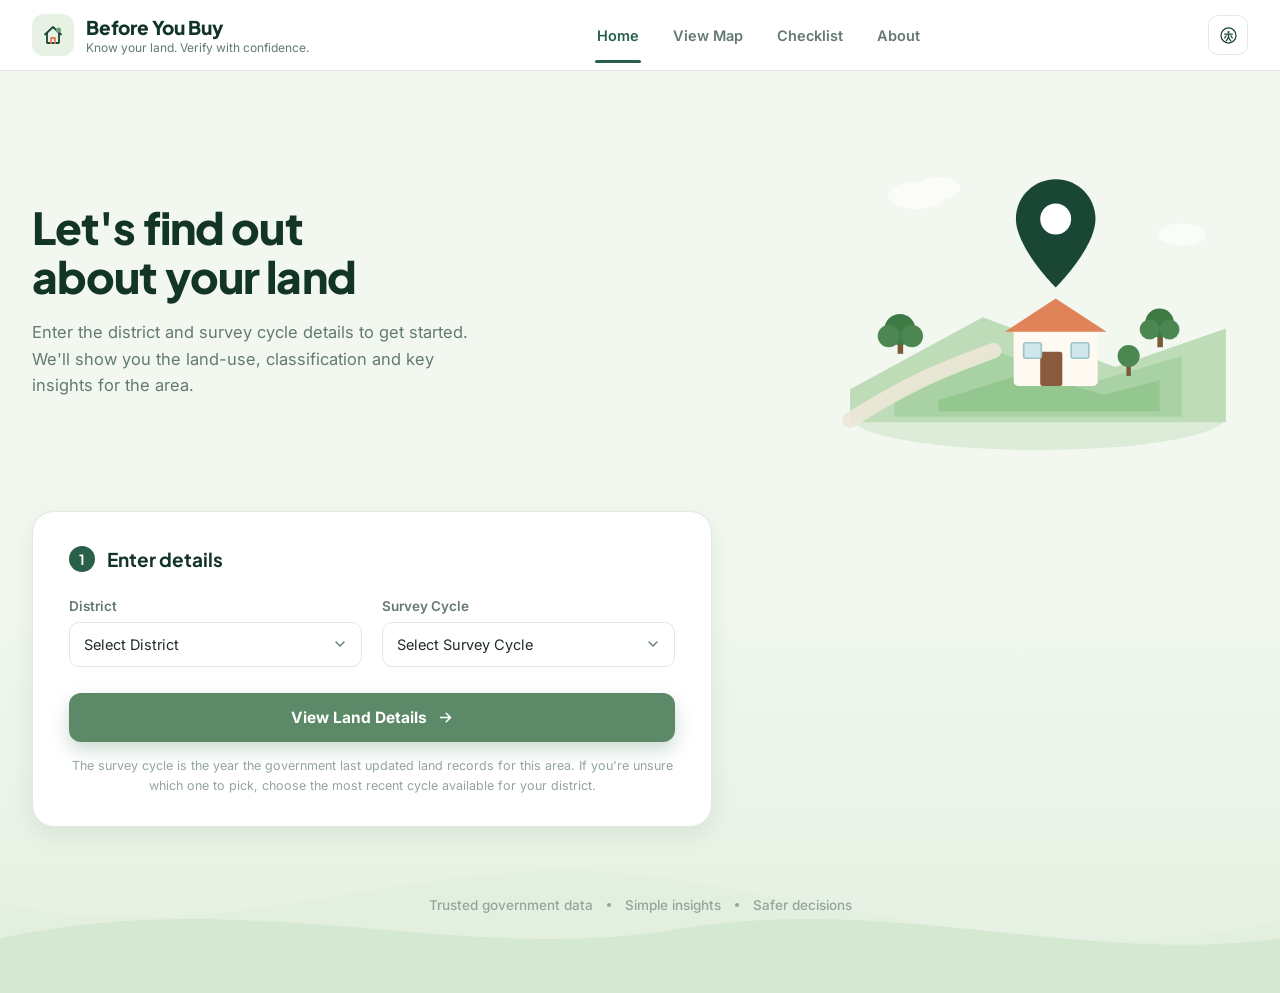
<file: index.html>
<!DOCTYPE html>
<html lang="en">
<head>
  <meta charset="UTF-8" />
  <meta name="viewport" content="width=device-width, initial-scale=1.0" />
  <title>Before You Buy — Know your land. Verify with confidence.</title>
  <link rel="preconnect" href="https://fonts.googleapis.com">
  <link rel="preconnect" href="https://fonts.gstatic.com" crossorigin>
  <link href="https://fonts.googleapis.com/css2?family=Plus+Jakarta+Sans:wght@500;600;700;800&family=Inter:wght@400;500;600;700&display=swap" rel="stylesheet">
  <link rel="stylesheet" href="style.css">
</head>
<body>
  <a href="#main-content" class="skip-link">Skip to main content</a>
  <div class="app">

    <!-- HEADER -->
    <header class="site-header">
      <div class="nav-container">
        <a class="brand" href="#" data-nav="home">
          <span class="brand-mark">
            <svg width="24" height="24" viewBox="0 0 24 24" fill="none">
              <path d="M4 11.5L12 4L20 11.5" stroke="#1a4636" stroke-width="1.8" stroke-linecap="round" stroke-linejoin="round"/>
              <path d="M6 10V19.5C6 19.776 6.224 20 6.5 20H17.5C17.776 20 18 19.776 18 19.5V10" stroke="#1a4636" stroke-width="1.8" stroke-linecap="round" stroke-linejoin="round"/>
              <path d="M10 20V15H14V20" stroke="#e08359" stroke-width="1.8" stroke-linecap="round" stroke-linejoin="round"/>
              <circle cx="17.5" cy="7" r="2.6" fill="#6f9d79"/>
            </svg>
          </span>
          <span class="brand-text">
            <h1>Before You Buy</h1>
            <p>Know your land. Verify with confidence.</p>
          </span>
        </a>

        <nav class="main-nav" id="main-nav">
          <a href="#" data-nav="home" class="active">Home</a>
          <a href="#" data-nav="results">View Map</a>
          <a href="#" data-nav="checklist">Checklist</a>
          <a href="#" data-nav="about">About</a>
        </nav>

        <div class="header-right">
          <button class="nav-toggle" id="nav-toggle" aria-label="Toggle navigation" aria-expanded="false">
            <svg width="18" height="18" viewBox="0 0 24 24" fill="none"><path d="M3 6H21M3 12H21M3 18H21" stroke="#1f2d27" stroke-width="2" stroke-linecap="round"/></svg>
          </button>

          <div class="a11y-wrap">
            <button class="icon-btn a11y-btn" id="a11y-toggle-btn" aria-haspopup="true" aria-expanded="false" aria-controls="a11y-panel" aria-label="Accessibility settings">
              <svg width="19" height="19" viewBox="0 0 24 24" fill="none">
                <circle cx="12" cy="12" r="9.5" stroke="#1a4636" stroke-width="1.6"/>
                <circle cx="12" cy="7.6" r="1.4" fill="#1a4636"/>
                <path d="M7.2 10.3H16.8" stroke="#1a4636" stroke-width="1.6" stroke-linecap="round"/>
                <path d="M12 10.3V14.4" stroke="#1a4636" stroke-width="1.6" stroke-linecap="round"/>
                <path d="M12 14.4L9.2 18.7" stroke="#1a4636" stroke-width="1.6" stroke-linecap="round"/>
                <path d="M12 14.4L14.8 18.7" stroke="#1a4636" stroke-width="1.6" stroke-linecap="round"/>
                <path d="M9 12.4L7.2 15" stroke="#1a4636" stroke-width="1.6" stroke-linecap="round"/>
                <path d="M15 12.4L16.8 15" stroke="#1a4636" stroke-width="1.6" stroke-linecap="round"/>
              </svg>
            </button>

            <div class="a11y-panel" id="a11y-panel" hidden>
              <div class="a11y-panel-header">
                <h4>Accessibility</h4>
                <button class="a11y-close" id="a11y-close" aria-label="Close accessibility settings">
                  <svg width="14" height="14" viewBox="0 0 24 24" fill="none"><path d="M6 6L18 18M18 6L6 18" stroke="#647a6f" stroke-width="2" stroke-linecap="round"/></svg>
                </button>
              </div>

              <div class="a11y-row">
                <span>Text size</span>
                <div class="a11y-text-buttons" role="group" aria-label="Text size">
                  <button type="button" class="a11y-chip" data-text-size="normal" aria-pressed="true">A</button>
                  <button type="button" class="a11y-chip" data-text-size="large" aria-pressed="false">A+</button>
                  <button type="button" class="a11y-chip" data-text-size="xl" aria-pressed="false">A++</button>
                </div>
              </div>

              <div class="a11y-row">
                <label for="toggle-contrast">High contrast</label>
                <input type="checkbox" id="toggle-contrast" class="a11y-checkbox"/>
              </div>

              <div class="a11y-row">
                <label for="toggle-motion">Reduce motion</label>
                <input type="checkbox" id="toggle-motion" class="a11y-checkbox"/>
              </div>

              <div class="a11y-row">
                <label for="toggle-underline">Underline links</label>
                <input type="checkbox" id="toggle-underline" class="a11y-checkbox"/>
              </div>

              <button type="button" class="a11y-reset" id="a11y-reset">Reset to default</button>
            </div>
          </div>
        </div>
      </div>
    </header>

    <main id="main-content" tabindex="-1">

      <!-- HOME / SEARCH VIEW -->
      <section id="home-view" class="view active">
        <div class="home-bg"></div>
        <svg class="home-waves" viewBox="0 0 1440 220" preserveAspectRatio="none" style="height:200px;">
          <path fill="#e3f0e0" d="M0,120 C240,180 480,60 720,90 C960,120 1200,200 1440,140 L1440,220 L0,220 Z"/>
          <path fill="#d3e6cf" opacity="0.8" d="M0,160 C280,100 520,190 760,150 C1000,110 1220,190 1440,160 L1440,220 L0,220 Z"/>
        </svg>

        <div class="home-content">
          <div class="hero-row">
            <div class="hero-copy">
              <h2>Let's find out<br/>about your land</h2>
              <p>Enter the district and survey cycle details to get started. We'll show you the land-use, classification and key insights for the area.</p>
            </div>

            <svg class="hero-illustration" viewBox="0 0 380 300" fill="none">
              <ellipse cx="190" cy="255" rx="170" ry="30" fill="#dcecd8"/>
              <path d="M20 230 L140 165 L260 210 L360 175 L360 260 L20 260 Z" fill="#bfdcb9"/>
              <path d="M60 235 L150 195 L235 225 L320 200 L320 255 L60 255 Z" fill="#a9d2a4"/>
              <path d="M100 240 L180 215 L250 235 L300 222 L300 250 L100 250 Z" fill="#93c78f"/>

              <path d="M20 258 C80 220 110 210 150 195" stroke="#eee8d9" stroke-width="14" stroke-linecap="round" opacity="0.9"/>

              <g>
                <rect x="63" y="182" width="5" height="16" fill="#7a5a3a"/>
                <circle cx="65" cy="176" r="14" fill="#3f7a45"/>
                <circle cx="55" cy="182" r="10" fill="#4c8752"/>
                <circle cx="76" cy="182" r="10" fill="#4c8752"/>
              </g>
              <g>
                <rect x="298" y="176" width="5" height="16" fill="#7a5a3a"/>
                <circle cx="300" cy="170" r="13" fill="#3f7a45"/>
                <circle cx="291" cy="176" r="9" fill="#4c8752"/>
                <circle cx="309" cy="176" r="9" fill="#4c8752"/>
              </g>
              <g>
                <rect x="270" y="205" width="4" height="13" fill="#7a5a3a"/>
                <circle cx="272" cy="200" r="10" fill="#4c8752"/>
              </g>

              <g>
                <rect x="168" y="175" width="76" height="52" rx="4" fill="#fffaf1"/>
                <path d="M160 178 L206 148 L252 178 Z" fill="#e08359"/>
                <rect x="192" y="196" width="20" height="31" rx="2" fill="#8a5a3c"/>
                <rect x="177" y="188" width="16" height="14" rx="2" fill="#cfe6ea" stroke="#9cc4c9" stroke-width="1.5"/>
                <rect x="220" y="188" width="16" height="14" rx="2" fill="#cfe6ea" stroke="#9cc4c9" stroke-width="1.5"/>
              </g>

              <g>
                <path d="M206 40 C226 40 242 56 242 76 C242 102 206 138 206 138 C206 138 170 102 170 76 C170 56 186 40 206 40Z" fill="#1a4636"/>
                <circle cx="206" cy="76" r="14" fill="#ffffff"/>
              </g>

              <g opacity="0.7">
                <ellipse cx="80" cy="55" rx="26" ry="12" fill="#ffffff"/>
                <ellipse cx="100" cy="48" rx="20" ry="10" fill="#ffffff"/>
              </g>
              <g opacity="0.6">
                <ellipse cx="320" cy="90" rx="22" ry="10" fill="#ffffff"/>
              </g>
            </svg>
          </div>

          <form class="form-card" id="search-form">
            <div class="step-heading">
              <span class="step-badge">1</span>
              <h3>Enter details</h3>
            </div>

            <div class="form-grid">
              <div class="field">
                <label for="district-select">District</label>
                <div class="select-wrap">
                  <select id="district-select" required>
                    <option value="" selected disabled>Select District</option>
                    <option value="raigad">Raigad</option>
                    <option value="pune">Pune</option>
                    <option value="nashik">Nashik</option>
                    <option value="thane">Thane</option>
                    <option value="satara">Satara</option>
                  </select>
                  <svg width="16" height="16" viewBox="0 0 24 24" fill="none"><path d="M6 9L12 15L18 9" stroke="#647a6f" stroke-width="2" stroke-linecap="round" stroke-linejoin="round"/></svg>
                </div>
              </div>

              <div class="field">
                <label for="cycle-select">Survey Cycle</label>
                <div class="select-wrap">
                  <select id="cycle-select" required>
                    <option value="" selected disabled>Select Survey Cycle</option>
                    <option value="2011-12">2011–12</option>
                    <option value="2005-06">2005–06</option>
                  </select>
                  <svg width="16" height="16" viewBox="0 0 24 24" fill="none"><path d="M6 9L12 15L18 9" stroke="#647a6f" stroke-width="2" stroke-linecap="round" stroke-linejoin="round"/></svg>
                </div>
              </div>
            </div>

            <button type="submit" class="btn-primary" id="view-details-btn">
              View Land Details
              <svg width="17" height="17" viewBox="0 0 24 24" fill="none"><path d="M5 12H19M19 12L13 6M19 12L13 18" stroke="#fff" stroke-width="2.2" stroke-linecap="round" stroke-linejoin="round"/></svg>
            </button>

            <p class="survey-year-note">
              The survey cycle is the year the government last updated land records for this area.
              If you're unsure which one to pick, choose the most recent cycle available for your district.
            </p>
          </form>

          <div class="trust-footer">
            <span>Trusted government data</span>
            <span class="dot"></span>
            <span>Simple insights</span>
            <span class="dot"></span>
            <span>Safer decisions</span>
          </div>
        </div>
      </section>

      <!-- RESULTS / VIEW MAP VIEW -->
      <section id="results-view" class="view">
        <div class="container">

          <button class="back-link" id="back-to-search">
            <svg width="16" height="16" viewBox="0 0 24 24" fill="none"><path d="M19 12H5M5 12L11 6M5 12L11 18" stroke="#28604a" stroke-width="2.2" stroke-linecap="round" stroke-linejoin="round"/></svg>
            Back to Search
          </button>

          <div class="search-info-bar">
            <div class="location-info">
              <span class="pin">
                <svg width="17" height="17" viewBox="0 0 24 24" fill="none"><path d="M12 21C12 21 19 14.6 19 9.6C19 5.9 15.9 3 12 3C8.1 3 5 5.9 5 9.6C5 14.6 12 21 12 21Z" stroke="#28604a" stroke-width="1.8"/><circle cx="12" cy="9.6" r="2.6" stroke="#28604a" stroke-width="1.8"/></svg>
              </span>
              <div>
                <h4 id="location-title">Village Devarwadi, Taluka Karjat, District Raigad, Maharashtra</h4>
                <p class="timestamp" id="location-timestamp">Searched on 23 May 2025, 11:30 AM</p>
              </div>
            </div>
            <span class="badge">
              <svg width="13" height="13" viewBox="0 0 24 24" fill="none"><path d="M12 3L5 6V11C5 16 8 19.8 12 21C16 19.8 19 16 19 11V6L12 3Z" stroke="#1a4636" stroke-width="1.8" stroke-linejoin="round"/></svg>
              Data Sources: ISRO Bhuvan + Govt. Portals
            </span>
          </div>

          <div class="tabs" role="tablist">
            <button class="tab-btn" role="tab" aria-selected="true" data-tab="overview">Overview</button>
            <button class="tab-btn" role="tab" aria-selected="false" data-tab="landuse">Land Use Map</button>
            <button class="tab-btn" role="tab" aria-selected="false" data-tab="classification">Land Classification</button>
            <button class="tab-btn" role="tab" aria-selected="false" data-tab="why">Why it Matters</button>
            <button class="tab-btn" role="tab" aria-selected="false" data-tab="checklist">Checklist &amp; Verify</button>
          </div>

          <!-- Overview panel -->
          <div class="tab-panel active" id="panel-overview" role="tabpanel">
            <div class="overview-grid">

              <div class="card map-card">
                <div class="map-card-header">
                  <h3 id="map-title">Satellite View (ISRO Bhuvan)</h3>
                  <span class="tooltip-wrap">
                    <span class="info-dot">
                      <svg width="10" height="10" viewBox="0 0 24 24" fill="none"><circle cx="12" cy="8" r="1" fill="#28604a"/><path d="M12 11V17" stroke="#28604a" stroke-width="2" stroke-linecap="round"/></svg>
                    </span>
                    <span class="tooltip-bubble">Imagery is illustrative and refreshed periodically</span>
                  </span>
                </div>

                <div class="map-viewport" id="map-viewport">
                  <div class="map-controls">
                    <button aria-label="Zoom in"><svg width="15" height="15" viewBox="0 0 24 24" fill="none"><path d="M12 5V19M5 12H19" stroke="currentColor" stroke-width="2.2" stroke-linecap="round"/></svg></button>
                    <button aria-label="Zoom out"><svg width="15" height="15" viewBox="0 0 24 24" fill="none"><path d="M5 12H19" stroke="currentColor" stroke-width="2.2" stroke-linecap="round"/></svg></button>
                    <div class="gap"></div>
                    <button aria-label="Fullscreen"><svg width="14" height="14" viewBox="0 0 24 24" fill="none"><path d="M4 9V4H9M15 4H20V9M20 15V20H15M9 20H4V15" stroke="currentColor" stroke-width="2" stroke-linecap="round" stroke-linejoin="round"/></svg></button>
                    <button aria-label="Layers"><svg width="15" height="15" viewBox="0 0 24 24" fill="none"><path d="M12 3L3 8L12 13L21 8L12 3Z" stroke="currentColor" stroke-width="1.8" stroke-linejoin="round"/><path d="M3 13L12 18L21 13" stroke="currentColor" stroke-width="1.8" stroke-linejoin="round"/><path d="M3 17.5L12 22.5L21 17.5" stroke="currentColor" stroke-width="1.8" stroke-linejoin="round"/></svg></button>
                  </div>
                  <div class="map-road"></div>
                  <div class="map-plot"></div>
                  <div class="map-plot-marker"></div>
                  <div class="map-label-tag" id="map-label-tag">Plot boundary (approx.)</div>
                </div>

                <div class="map-type-selector">
                  <button class="map-type-btn" data-map-type="satellite" aria-pressed="true">
                    <span class="map-type-thumb thumb-satellite"></span>
                    <span class="thumb-label">Satellite</span>
                  </button>
                  <button class="map-type-btn" data-map-type="landuse" aria-pressed="false">
                    <span class="map-type-thumb thumb-landuse"></span>
                    <span class="thumb-label">Land Use</span>
                  </button>
                  <button class="map-type-btn" data-map-type="roadmap" aria-pressed="false">
                    <span class="map-type-thumb thumb-roadmap"></span>
                    <span class="thumb-label">Road Map</span>
                  </button>
                  <button class="map-type-btn" data-map-type="hybrid" aria-pressed="false">
                    <span class="map-type-thumb thumb-hybrid"></span>
                    <span class="thumb-label">Hybrid</span>
                  </button>
                </div>

                <div class="map-note">
                  <span class="info-dot">
                    <svg width="10" height="10" viewBox="0 0 24 24" fill="none"><circle cx="12" cy="8" r="1" fill="#28604a"/><path d="M12 11V17" stroke="#28604a" stroke-width="2" stroke-linecap="round"/></svg>
                  </span>
                  <div>
                    <h5>About this area</h5>
                    <p>This information is aggregated at the village/district level and may not represent plot-level details.</p>
                  </div>
                </div>
              </div>

              <aside class="sidebar">
                <div class="card card-pad">
                  <h3>Land Use at a Glance</h3>

                  <div class="lu-row">
                    <p class="lu-label">Primary Land Use</p>
                    <div class="lu-value-row">
                      <span class="lu-value">Agriculture</span>
                      <span class="lu-pill">
                        <svg width="11" height="11" viewBox="0 0 24 24" fill="none"><path d="M12 21C12 21 19 14.6 19 9.6C19 5.9 15.9 3 12 3C8.1 3 5 5.9 5 9.6C5 14.6 12 21 12 21Z" stroke="#1a4636" stroke-width="2"/></svg>
                        Agricultural Land
                      </span>
                    </div>
                  </div>

                  <div class="lu-row">
                    <p class="lu-label">Area Category (District Level)</p>
                    <span class="lu-value">Agricultural Zone</span>
                  </div>

                  <div class="lu-row">
                    <p class="lu-label">Data Source</p>
                    <span class="lu-value" style="font-size:14px;">ISRO Bhuvan – Land Use Land Cover</span>
                    <a href="#" class="lu-source-link">
                      View Source
                      <svg width="12" height="12" viewBox="0 0 24 24" fill="none"><path d="M7 17L17 7M17 7H9M17 7V15" stroke="#28604a" stroke-width="2" stroke-linecap="round" stroke-linejoin="round"/></svg>
                    </a>
                  </div>
                </div>

                <div class="card card-pad">
                  <h3>Key Insights for Buyers</h3>
                  <div class="insight-item">
                    <span class="insight-check"><svg width="11" height="11" viewBox="0 0 24 24" fill="none"><path d="M5 13L9 17L19 7" stroke="#fff" stroke-width="2.6" stroke-linecap="round" stroke-linejoin="round"/></svg></span>
                    <p>The area is primarily classified as Agricultural land.</p>
                  </div>
                  <div class="insight-item">
                    <span class="insight-check"><svg width="11" height="11" viewBox="0 0 24 24" fill="none"><path d="M5 13L9 17L19 7" stroke="#fff" stroke-width="2.6" stroke-linecap="round" stroke-linejoin="round"/></svg></span>
                    <p>NA (Non-Agricultural) permission may be required for non-agricultural use.</p>
                  </div>
                  <div class="insight-item">
                    <span class="insight-check"><svg width="11" height="11" viewBox="0 0 24 24" fill="none"><path d="M5 13L9 17L19 7" stroke="#fff" stroke-width="2.6" stroke-linecap="round" stroke-linejoin="round"/></svg></span>
                    <p>Check zoning and local planning restrictions before buying.</p>
                  </div>
                </div>
              </aside>
            </div>

            <div class="cta-bar">
              <div class="cta-left">
                <span class="cta-icon">
                  <svg width="24" height="24" viewBox="0 0 24 24" fill="none"><rect x="6" y="4" width="12" height="17" rx="2" stroke="#1a4636" stroke-width="1.8"/><path d="M9 3.5H15V5.5H9V3.5Z" fill="#1a4636"/><path d="M9 11L11 13L15 9" stroke="#6f9d79" stroke-width="2" stroke-linecap="round" stroke-linejoin="round"/><path d="M9 16.5H15" stroke="#1a4636" stroke-width="1.8" stroke-linecap="round"/></svg>
                </span>
                <div>
                  <h4>What should you verify before buying?</h4>
                  <p>Use our guided checklist to ensure you check all important records and permissions.</p>
                </div>
              </div>
              <button class="btn-primary" data-goto-tab="checklist">
                Go to Checklist
                <svg width="16" height="16" viewBox="0 0 24 24" fill="none"><path d="M5 12H19M19 12L13 6M19 12L13 18" stroke="#fff" stroke-width="2.2" stroke-linecap="round" stroke-linejoin="round"/></svg>
              </button>
            </div>
          </div>

          <!-- Land Use Map panel -->
          <div class="tab-panel" id="panel-landuse" role="tabpanel">
            <div class="simple-panel">
              <h3>Land Use Map</h3>
              <p class="sub">Colour-coded land cover for this village, derived from ISRO Bhuvan classification layers.</p>
              <div class="map-viewport map-landuse" style="height:320px;">
                <div class="map-road"></div>
                <div class="map-plot"></div>
                <div class="map-plot-marker"></div>
              </div>
              <div class="legend-grid">
                <div class="legend-chip"><span class="legend-swatch" style="background:#cdbb5a;"></span> Agricultural</div>
                <div class="legend-chip"><span class="legend-swatch" style="background:#6fa66f;"></span> Forest / Green Cover</div>
                <div class="legend-chip"><span class="legend-swatch" style="background:#5a95c9;"></span> Water Body</div>
                <div class="legend-chip"><span class="legend-swatch" style="background:#b0824f;"></span> Built-up / Residential</div>
              </div>
            </div>
          </div>

          <!-- Land Classification panel -->
          <div class="tab-panel" id="panel-classification" role="tabpanel">
            <div class="simple-panel">
              <h3>Land Classification</h3>
              <p class="sub">Official classification and applicable rules for this survey number range.</p>
              <table class="class-table">
                <tr><td>Zone Type</td><td>Agricultural Zone</td></tr>
                <tr><td>Land Category</td><td>Agriculture</td></tr>
                <tr><td>Applicable Regulations</td><td>Maharashtra Land Revenue Code, 1966</td></tr>
                <tr><td>Permitted Use</td><td>Farming &amp; allied activity</td></tr>
                <tr><td>Non-Agricultural (NA) Status</td><td>Not converted</td></tr>
              </table>
            </div>
          </div>

          <!-- Why it Matters panel -->
          <div class="tab-panel" id="panel-why" role="tabpanel">
            <div class="simple-panel">
              <h3>Why it Matters</h3>
              <p class="sub">Verifying land before you buy protects your money and your future.</p>
              <div class="feature-grid">
                <div class="feature-card">
                  <span class="f-icon"><svg width="20" height="20" viewBox="0 0 24 24" fill="none"><path d="M12 3L5 6V11C5 16 8 19.8 12 21C16 19.8 19 16 19 11V6L12 3Z" stroke="#1a4636" stroke-width="1.8" stroke-linejoin="round"/></svg></span>
                  <h5>Avoid Fraud</h5>
                  <p>Cross-checking government records helps you spot forged or disputed titles early.</p>
                </div>
                <div class="feature-card">
                  <span class="f-icon"><svg width="20" height="20" viewBox="0 0 24 24" fill="none"><path d="M4 19H20M6 19V10L12 6L18 10V19" stroke="#1a4636" stroke-width="1.8" stroke-linejoin="round"/></svg></span>
                  <h5>Protect Resale Value</h5>
                  <p>Correct classification and NA status keep your future resale or construction plans intact.</p>
                </div>
                <div class="feature-card">
                  <span class="f-icon"><svg width="20" height="20" viewBox="0 0 24 24" fill="none"><rect x="5" y="4" width="14" height="17" rx="2" stroke="#1a4636" stroke-width="1.8"/><path d="M9 9H15M9 13H15M9 17H12" stroke="#1a4636" stroke-width="1.8" stroke-linecap="round"/></svg></span>
                  <h5>Stay Legally Safe</h5>
                  <p>Understanding zoning and permitted use avoids costly regulatory surprises after purchase.</p>
                </div>
              </div>
            </div>
          </div>

          <!-- Checklist panel -->
          <div class="tab-panel" id="panel-checklist" role="tabpanel">
            <div class="simple-panel">
              <h3>Checklist &amp; Verify</h3>
              <p class="sub">Work through these records before you finalize your purchase.</p>

              <div class="checklist-progress">
                <div class="progress-track"><div class="progress-fill" id="progress-fill"></div></div>
                <span class="progress-text" id="progress-text">0 of 8 completed</span>
              </div>

              <div id="checklist-items">
                <div class="check-item">
                  <input type="checkbox" id="c1"/>
                  <div><label for="c1">7/12 Extract (Satbara) verified</label><p>Confirms current ownership and any recorded liabilities.</p></div>
                </div>
                <div class="check-item">
                  <input type="checkbox" id="c2"/>
                  <div><label for="c2">Property Card / Mutation entries checked</label><p>Shows the history of ownership transfers.</p></div>
                </div>
                <div class="check-item">
                  <input type="checkbox" id="c3"/>
                  <div><label for="c3">Encumbrance Certificate (EC) obtained</label><p>Confirms the land is free of unpaid loans or legal dues.</p></div>
                </div>
                <div class="check-item">
                  <input type="checkbox" id="c4"/>
                  <div><label for="c4">NA conversion order checked, if applicable</label><p>Required if you plan any non-agricultural use.</p></div>
                </div>
                <div class="check-item">
                  <input type="checkbox" id="c5"/>
                  <div><label for="c5">Zoning &amp; DP/RP plan compliance checked</label><p>Confirms the intended use matches local planning rules.</p></div>
                </div>
                <div class="check-item">
                  <input type="checkbox" id="c6"/>
                  <div><label for="c6">Property tax receipts up to date</label><p>Outstanding dues can transfer with the property.</p></div>
                </div>
                <div class="check-item">
                  <input type="checkbox" id="c7"/>
                  <div><label for="c7">Title chain &amp; ownership history verified</label><p>Traces ownership back several transactions to confirm a clean title.</p></div>
                </div>
                <div class="check-item">
                  <input type="checkbox" id="c8"/>
                  <div><label for="c8">No pending litigation confirmed</label><p>Checked against local court and revenue records.</p></div>
                </div>
              </div>
            </div>
          </div>

        </div>
      </section>

      <!-- ABOUT VIEW -->
      <section id="about-view" class="view">
        <div class="container about-container">
          <div class="about-card">
            <span class="about-icon">
              <svg width="26" height="26" viewBox="0 0 24 24" fill="none"><path d="M12 3L5 6V11C5 16 8 19.8 12 21C16 19.8 19 16 19 11V6L12 3Z" stroke="#1a4636" stroke-width="1.8" stroke-linejoin="round"/></svg>
            </span>
            <h2>About Before You Buy</h2>

            <p>Buying land is a major decision, but understanding the land and the information surrounding it can be difficult when data is scattered across government portals, maps, and technical records. Before You Buy makes this process simpler by helping citizens understand the area they are considering before making a purchase.</p>

            <p>Using ISRO Bhuvan satellite imagery and district-level land-use data, the app turns complex land information into visual maps, simple explanations, and practical buyer-oriented insights. It then guides users through the key things they should independently verify before purchasing, including survey or plot numbers, ownership details, 7/12 extracts or Property Cards, Ferfar/mutation records, NA or conversion status, and zoning or planning restrictions.</p>

            <div class="about-disclaimer">
              <span class="info-dot">
                <svg width="10" height="10" viewBox="0 0 24 24" fill="none"><circle cx="12" cy="8" r="1" fill="#28604a"/><path d="M12 11V17" stroke="#28604a" stroke-width="2" stroke-linecap="round"/></svg>
              </span>
              <p>The app does not verify ownership or certify whether a property is legally safe to purchase. Instead, it connects users to the relevant official government records and portals, explaining what each record is for and what they should look for.</p>
            </div>

            <p>Our goal is simple: help people ask the right questions, understand the information available to them, and make more informed land-purchase decisions without relying entirely on agents or intermediaries.</p>
          </div>
        </div>
      </section>

    </main>

  </div>

  <script src="script.js"></script>
</body>
</html>
</file>
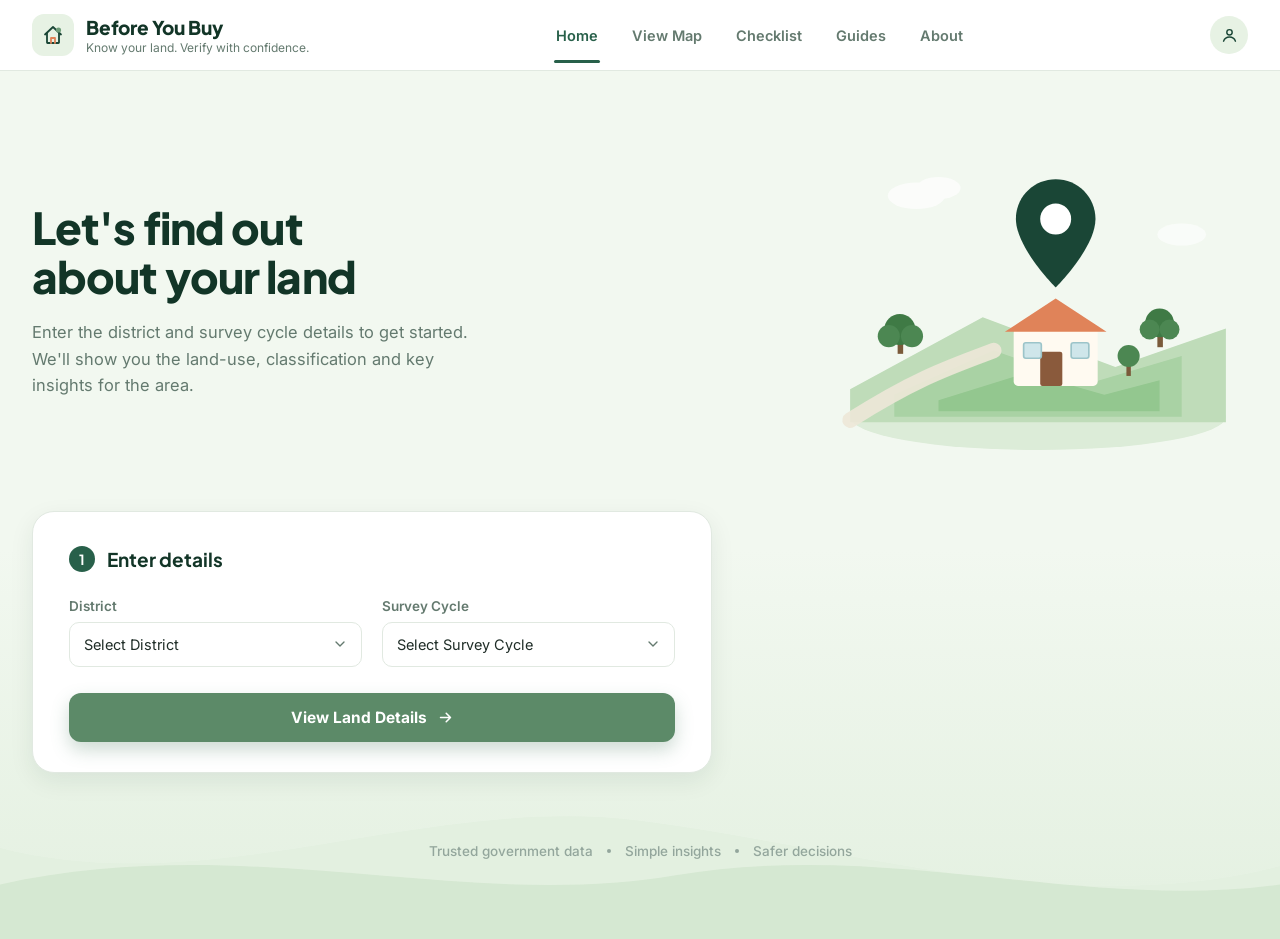
<file: index.html.html>
<!DOCTYPE html>
<html lang="en">
<head>
<meta charset="UTF-8" />
<meta name="viewport" content="width=device-width, initial-scale=1.0" />
<title>Before You Buy — Know your land. Verify with confidence.</title>
<link rel="preconnect" href="https://fonts.googleapis.com">
<link rel="preconnect" href="https://fonts.gstatic.com" crossorigin>
<link href="https://fonts.googleapis.com/css2?family=Plus+Jakarta+Sans:wght@500;600;700;800&family=Inter:wght@400;500;600;700&display=swap" rel="stylesheet">
<style>
  /* ---------------------------------------------------------
     Tokens
  --------------------------------------------------------- */
  :root{
    --mint-50:#f2f8f0;
    --mint-100:#e7f2e4;
    --mint-200:#d5e9d1;
    --green-900:#123527;
    --green-800:#1a4636;
    --green-700:#28604a;
    --green-600:#3d7859;
    --sage-500:#6f9d79;
    --sage-600:#5c8a68;
    --sage-700:#4a7557;
    --terracotta:#e08359;
    --text-primary:#1f2d27;
    --text-secondary:#647a6f;
    --text-muted:#93a69c;
    --border:#e1e9e1;
    --white:#ffffff;
    --shadow-sm:0 1px 3px rgba(18,53,39,.06);
    --shadow-md:0 8px 24px rgba(18,53,39,.08);
    --shadow-lg:0 16px 40px rgba(18,53,39,.14);
    --radius-sm:8px;
    --radius-md:14px;
    --radius-lg:22px;
    --font-display:'Plus Jakarta Sans', sans-serif;
    --font-body:'Inter', sans-serif;
  }

  *,*::before,*::after{box-sizing:border-box;}
  html,body{margin:0;padding:0;}
  body{
    font-family:var(--font-body);
    color:var(--text-primary);
    background:var(--mint-50);
    -webkit-font-smoothing:antialiased;
  }
  img,svg{display:block;max-width:100%;}
  button{font-family:inherit;cursor:pointer;}
  a{color:inherit;text-decoration:none;}
  ul{list-style:none;margin:0;padding:0;}
  h1,h2,h3,h4{font-family:var(--font-display);margin:0;color:var(--green-900);}
  p{margin:0;}

  :focus-visible{
    outline:2.5px solid var(--sage-600);
    outline-offset:2px;
    border-radius:6px;
  }

  @media (prefers-reduced-motion: reduce){
    *{animation-duration:0.001ms !important;transition-duration:0.001ms !important;}
  }

  .app{min-height:100vh;display:flex;flex-direction:column;}

  /* ---------------------------------------------------------
     Header / nav
  --------------------------------------------------------- */
  .site-header{
    background:var(--white);
    border-bottom:1px solid var(--border);
    position:sticky;top:0;z-index:40;
  }
  .nav-container{
    max-width:1280px;margin:0 auto;
    display:flex;align-items:center;justify-content:space-between;
    padding:14px 32px;gap:24px;
  }
  .brand{display:flex;align-items:center;gap:12px;}
  .brand-mark{
    width:42px;height:42px;border-radius:12px;
    background:var(--mint-100);
    display:flex;align-items:center;justify-content:center;
    flex-shrink:0;
  }
  .brand-text h1{font-size:19px;font-weight:800;letter-spacing:-0.01em;color:var(--green-900);}
  .brand-text p{font-size:12px;color:var(--text-secondary);margin-top:1px;}

  .main-nav{display:flex;align-items:center;gap:30px;}
  .main-nav a{
    font-size:14.5px;font-weight:600;color:var(--text-secondary);
    padding:6px 2px;position:relative;transition:color .15s ease;
    white-space:nowrap;
  }
  .main-nav a:hover{color:var(--green-800);}
  .main-nav a.active{color:var(--green-700);}
  .main-nav a.active::after{
    content:"";position:absolute;left:0;right:0;bottom:-13px;height:2.5px;
    background:var(--green-700);border-radius:2px;
  }

  .header-right{display:flex;align-items:center;gap:16px;}
  .nav-toggle{
    display:none;background:none;border:1px solid var(--border);
    border-radius:10px;width:40px;height:40px;align-items:center;justify-content:center;
  }
  .profile-icon{
    width:38px;height:38px;border-radius:50%;
    background:var(--mint-100);
    display:flex;align-items:center;justify-content:center;
    flex-shrink:0;
  }

  /* ---------------------------------------------------------
     Shared layout helpers
  --------------------------------------------------------- */
  .view{display:none;}
  .view.active{display:block;}
  .container{max-width:1280px;margin:0 auto;padding:0 32px;}
  .icon-btn{
    background:var(--white);border:1px solid var(--border);
    border-radius:10px;display:flex;align-items:center;justify-content:center;
    transition:background .15s ease, border-color .15s ease;
  }
  .icon-btn:hover{background:var(--mint-100);border-color:var(--mint-200);}

  .btn-primary{
    background:var(--sage-600);
    color:var(--white);
    border:none;
    font-weight:700;
    font-size:15.5px;
    padding:15px 26px;
    border-radius:12px;
    display:inline-flex;align-items:center;justify-content:center;gap:10px;
    box-shadow:0 8px 18px rgba(76,124,97,.28);
    transition:background .15s ease, transform .1s ease;
  }
  .btn-primary:hover{background:var(--sage-700);}
  .btn-primary:active{transform:translateY(1px);}

  /* ---------------------------------------------------------
     HOME VIEW — hero
  --------------------------------------------------------- */
  #home-view{position:relative;overflow:hidden;}
  .home-bg{
    position:absolute;inset:0;
    background:linear-gradient(180deg, var(--mint-50) 0%, var(--mint-50) 55%, #e3f0e0 100%);
    z-index:0;
  }
  .home-waves{position:absolute;left:0;right:0;bottom:0;width:100%;z-index:0;}

  .home-content{position:relative;z-index:1;padding:64px 32px 80px;max-width:1280px;margin:0 auto;}

  .hero-row{
    display:grid;grid-template-columns:1.05fr 0.95fr;
    gap:40px;align-items:center;margin-bottom:44px;
  }
  .hero-copy h2{
    font-size:44px;line-height:1.12;font-weight:800;letter-spacing:-0.02em;
    margin-bottom:18px;
  }
  .hero-copy p{
    font-size:16.5px;line-height:1.6;color:var(--text-secondary);max-width:460px;
  }
  .hero-illustration{width:100%;max-width:420px;justify-self:end;}

  .form-card{
    background:var(--white);
    border:1px solid var(--border);
    border-radius:var(--radius-lg);
    box-shadow:var(--shadow-md);
    padding:34px 36px 30px;
    max-width:680px;
  }
  .step-heading{display:flex;align-items:center;gap:12px;margin-bottom:26px;}
  .step-badge{
    width:26px;height:26px;border-radius:50%;
    background:var(--green-700);color:var(--white);
    font-size:14px;font-weight:700;font-family:var(--font-display);
    display:flex;align-items:center;justify-content:center;flex-shrink:0;
  }
  .step-heading h3{font-size:19px;font-weight:700;}

  .form-grid{display:grid;grid-template-columns:1fr 1fr;gap:20px;margin-bottom:26px;}
  .field label{
    display:block;font-size:13.5px;font-weight:600;color:var(--text-secondary);
    margin-bottom:8px;
  }
  .select-wrap{position:relative;}
  .select-wrap select{
    appearance:none;-webkit-appearance:none;
    width:100%;padding:13px 40px 13px 14px;
    font-size:14.5px;font-family:inherit;color:var(--text-primary);
    background:var(--white);
    border:1.5px solid var(--border);
    border-radius:10px;
    transition:border-color .15s ease;
  }
  .select-wrap select:hover{border-color:var(--sage-500);}
  .select-wrap select:focus{border-color:var(--sage-600);}
  .select-wrap svg{position:absolute;right:14px;top:50%;transform:translateY(-50%);pointer-events:none;}

  #view-details-btn{width:100%;}

  .trust-footer{
    display:flex;justify-content:center;align-items:center;gap:14px;
    margin-top:70px;color:var(--text-muted);font-size:13.5px;font-weight:500;
    flex-wrap:wrap;
  }
  .trust-footer span.dot{width:4px;height:4px;border-radius:50%;background:var(--text-muted);}

  /* ---------------------------------------------------------
     RESULTS VIEW
  --------------------------------------------------------- */
  #results-view .container{padding-top:26px;padding-bottom:60px;}

  .back-link{
    display:inline-flex;align-items:center;gap:8px;
    font-size:14.5px;font-weight:600;color:var(--green-700);
    background:none;border:none;padding:0;margin-bottom:20px;
  }
  .back-link:hover{color:var(--green-900);}

  .search-info-bar{
    background:var(--mint-50);
    border:1px solid var(--mint-200);
    border-radius:var(--radius-md);
    padding:18px 22px;
    display:flex;align-items:center;justify-content:space-between;
    gap:20px;flex-wrap:wrap;
    margin-bottom:22px;
  }
  .location-info{display:flex;align-items:flex-start;gap:12px;}
  .location-info .pin{
    width:34px;height:34px;border-radius:50%;background:var(--white);
    display:flex;align-items:center;justify-content:center;flex-shrink:0;
    box-shadow:var(--shadow-sm);margin-top:2px;
  }
  .location-info h4{font-size:15.5px;font-weight:700;color:var(--green-900);}
  .location-info .timestamp{font-size:13px;color:var(--text-secondary);margin-top:3px;}

  .badge{
    display:inline-flex;align-items:center;gap:7px;
    background:var(--mint-100);color:var(--green-800);
    font-size:12.5px;font-weight:700;
    padding:8px 14px;border-radius:20px;
    border:1px solid var(--mint-200);
    white-space:nowrap;
  }

  /* Tabs */
  .tabs{
    display:flex;align-items:center;gap:30px;
    border-bottom:1.5px solid var(--border);
    margin-bottom:26px;overflow-x:auto;
    scrollbar-width:none;
  }
  .tabs::-webkit-scrollbar{display:none;}
  .tab-btn{
    background:none;border:none;
    padding:6px 2px 16px;
    font-size:14.5px;font-weight:700;color:var(--text-secondary);
    position:relative;white-space:nowrap;
  }
  .tab-btn:hover{color:var(--green-800);}
  .tab-btn[aria-selected="true"]{color:var(--green-700);}
  .tab-btn[aria-selected="true"]::after{
    content:"";position:absolute;left:0;right:0;bottom:-1.5px;height:2.5px;
    background:var(--green-700);border-radius:2px;
  }

  .tab-panel{display:none;}
  .tab-panel.active{display:block;animation:fadeIn .25s ease;}
  @keyframes fadeIn{from{opacity:0;transform:translateY(4px);}to{opacity:1;transform:translateY(0);}}

  .overview-grid{
    display:grid;grid-template-columns:1.55fr 1fr;gap:22px;
    align-items:start;margin-bottom:22px;
  }

  .card{
    background:var(--white);
    border:1px solid var(--border);
    border-radius:var(--radius-lg);
    box-shadow:var(--shadow-sm);
  }

  /* Map card */
  .map-card{padding:22px;}
  .map-card-header{
    display:flex;align-items:center;gap:8px;margin-bottom:16px;
  }
  .map-card-header h3{font-size:16px;font-weight:700;}
  .info-dot{
    width:18px;height:18px;border-radius:50%;background:var(--mint-100);
    display:flex;align-items:center;justify-content:center;position:relative;
    color:var(--green-700);flex-shrink:0;
  }
  .tooltip-wrap{position:relative;display:inline-flex;}
  .tooltip-wrap:hover .tooltip-bubble{opacity:1;visibility:visible;transform:translate(-50%,-4px);}
  .tooltip-bubble{
    position:absolute;left:50%;bottom:calc(100% + 8px);transform:translate(-50%,0);
    background:var(--green-900);color:var(--white);font-size:12px;font-weight:500;
    padding:8px 12px;border-radius:8px;white-space:nowrap;
    opacity:0;visibility:hidden;transition:opacity .15s ease, transform .15s ease;
    pointer-events:none;z-index:10;
  }
  .tooltip-bubble::after{
    content:"";position:absolute;top:100%;left:50%;transform:translateX(-50%);
    border:5px solid transparent;border-top-color:var(--green-900);
  }

  .map-viewport{
    position:relative;
    height:380px;border-radius:16px;overflow:hidden;
    background:
      radial-gradient(circle at 18% 25%, #3d6b41 0%, transparent 42%),
      radial-gradient(circle at 68% 15%, #2f5b38 0%, transparent 45%),
      radial-gradient(circle at 38% 68%, #517a4e 0%, transparent 52%),
      radial-gradient(circle at 85% 78%, #274d30 0%, transparent 42%),
      radial-gradient(circle at 8% 85%, #365f3c 0%, transparent 40%),
      linear-gradient(135deg,#436d47,#2a4c32);
    transition:background .3s ease;
  }
  .map-viewport::before{
    content:"";position:absolute;inset:0;
    background-image:
      repeating-linear-gradient(0deg, rgba(255,255,255,.05) 0 1px, transparent 1px 34px),
      repeating-linear-gradient(90deg, rgba(255,255,255,.05) 0 1px, transparent 1px 34px);
    mix-blend-mode:overlay;
  }
  .map-road{
    position:absolute;top:-10%;left:6%;width:60px;height:130%;
    background:rgba(222,222,214,.55);
    transform:rotate(18deg);
    box-shadow:0 0 0 1px rgba(255,255,255,.08);
  }
  .map-plot{
    position:absolute;top:50%;left:50%;
    width:230px;height:230px;
    transform:translate(-50%,-50%) rotate(45deg);
    background:rgba(148,214,163,.32);
    border:2.5px dashed rgba(255,255,255,.75);
    border-radius:6px;
  }
  .map-plot-marker{
    position:absolute;top:50%;left:50%;transform:translate(-50%,-50%);
    width:16px;height:16px;border-radius:50%;
    background:#ffffff;
    box-shadow:0 0 0 6px rgba(255,255,255,.28), 0 2px 6px rgba(0,0,0,.35);
  }
  .map-label-tag{
    position:absolute;bottom:16px;right:16px;
    background:rgba(18,53,39,.72);backdrop-filter:blur(2px);
    color:var(--white);font-size:12px;font-weight:600;
    padding:6px 12px;border-radius:8px;
  }

  .map-controls{
    position:absolute;top:16px;left:16px;
    display:flex;flex-direction:column;gap:8px;z-index:2;
  }
  .map-controls button{
    width:36px;height:36px;border-radius:9px;background:var(--white);
    border:none;box-shadow:0 3px 8px rgba(0,0,0,.18);
    display:flex;align-items:center;justify-content:center;color:var(--green-900);
    transition:background .15s ease;
  }
  .map-controls button:hover{background:var(--mint-100);}
  .map-controls .gap{height:2px;}

  /* map type variants */
  .map-viewport.map-landuse{
    background:
      radial-gradient(circle at 20% 25%, #cdbb5a 0%, transparent 38%),
      radial-gradient(circle at 70% 20%, #6fa66f 0%, transparent 42%),
      radial-gradient(circle at 40% 68%, #4f8f6b 0%, transparent 48%),
      radial-gradient(circle at 85% 80%, #5a95c9 0%, transparent 38%),
      radial-gradient(circle at 10% 82%, #b0824f 0%, transparent 38%),
      linear-gradient(135deg,#7ba15a,#5c8a53);
  }
  .map-viewport.map-roadmap{
    background:
      radial-gradient(circle at 30% 30%, #eef1ea 0%, transparent 55%),
      linear-gradient(135deg,#e7ebe2,#d9e0d3);
  }
  .map-viewport.map-roadmap .map-road{background:rgba(255,255,255,.9);}
  .map-viewport.map-roadmap .map-plot{border-color:rgba(60,110,80,.6);background:rgba(111,157,121,.18);}
  .map-viewport.map-hybrid{
    background:
      radial-gradient(circle at 18% 25%, #3d6b41 0%, transparent 42%),
      radial-gradient(circle at 68% 15%, #2f5b38 0%, transparent 45%),
      radial-gradient(circle at 38% 68%, #517a4e 0%, transparent 52%),
      radial-gradient(circle at 85% 78%, #274d30 0%, transparent 42%),
      linear-gradient(135deg,#3c6440,#25452c);
  }
  .map-viewport.map-hybrid .map-road{background:rgba(255,255,255,.75);}

  .map-type-selector{
    display:flex;gap:14px;margin-top:18px;
  }
  .map-type-btn{
    background:none;border:none;padding:0;
    display:flex;flex-direction:column;align-items:center;gap:8px;
    flex:1;
  }
  .map-type-thumb{
    width:100%;aspect-ratio:1.35/1;border-radius:10px;
    border:2.5px solid transparent;
    position:relative;overflow:hidden;
    transition:border-color .15s ease, transform .15s ease;
  }
  .map-type-btn:hover .map-type-thumb{transform:translateY(-2px);}
  .map-type-btn[aria-pressed="true"] .map-type-thumb{border-color:var(--green-700);}
  .map-type-btn span.thumb-label{
    font-size:12.5px;font-weight:700;color:var(--text-secondary);
  }
  .map-type-btn[aria-pressed="true"] span.thumb-label{color:var(--green-800);}

  .thumb-satellite{background:linear-gradient(135deg,#3d6b41,#274d30);}
  .thumb-landuse{background:linear-gradient(135deg,#cdbb5a,#4f8f6b,#5a95c9);}
  .thumb-roadmap{background:linear-gradient(135deg,#eef1ea,#d9e0d3);}
  .thumb-hybrid{background:linear-gradient(135deg,#3d6b41,#274d30);}
  .thumb-hybrid::after{
    content:"";position:absolute;inset:30% 0 0 0;
    background:rgba(255,255,255,.55);
  }

  .map-note{
    display:flex;gap:12px;margin-top:18px;
    background:var(--mint-50);border:1px solid var(--mint-200);
    border-radius:12px;padding:14px 16px;
  }
  .map-note .info-dot{margin-top:1px;}
  .map-note h5{font-size:13.5px;font-weight:700;color:var(--green-900);margin-bottom:3px;}
  .map-note p{font-size:13px;color:var(--text-secondary);line-height:1.5;}

  /* Sidebar */
  .sidebar{display:flex;flex-direction:column;gap:20px;}
  .card-pad{padding:22px;}
  .sidebar h3{font-size:16px;font-weight:700;margin-bottom:16px;}

  .lu-row{padding:14px 0;border-bottom:1px solid var(--border);}
  .lu-row:last-child{border-bottom:none;padding-bottom:0;}
  .lu-row:first-child{padding-top:0;}
  .lu-label{font-size:12.5px;color:var(--text-secondary);margin-bottom:6px;}
  .lu-value-row{display:flex;align-items:center;justify-content:space-between;gap:10px;flex-wrap:wrap;}
  .lu-value{font-size:15.5px;font-weight:700;color:var(--green-900);}
  .lu-pill{
    display:inline-flex;align-items:center;gap:6px;
    background:var(--mint-100);color:var(--green-800);
    font-size:12px;font-weight:700;padding:5px 11px;border-radius:16px;
  }
  .lu-source-link{
    display:inline-flex;align-items:center;gap:5px;margin-top:8px;
    font-size:13px;font-weight:700;color:var(--green-700);
  }
  .lu-source-link:hover{color:var(--green-900);}

  .insight-item{
    display:flex;gap:12px;align-items:flex-start;
    padding:12px 0;border-bottom:1px solid var(--border);
  }
  .insight-item:last-child{border-bottom:none;padding-bottom:0;}
  .insight-item:first-child{padding-top:0;}
  .insight-check{
    width:20px;height:20px;border-radius:50%;background:var(--sage-600);
    display:flex;align-items:center;justify-content:center;flex-shrink:0;margin-top:1px;
  }
  .insight-item p{font-size:13.5px;line-height:1.55;color:var(--text-primary);}

  /* CTA bar */
  .cta-bar{
    display:flex;align-items:center;justify-content:space-between;gap:20px;
    background:var(--white);border:1px solid var(--border);
    border-radius:var(--radius-lg);padding:22px 26px;flex-wrap:wrap;
    box-shadow:var(--shadow-sm);
  }
  .cta-left{display:flex;align-items:center;gap:16px;}
  .cta-icon{
    width:52px;height:52px;border-radius:50%;background:var(--mint-100);
    display:flex;align-items:center;justify-content:center;flex-shrink:0;
  }
  .cta-left h4{font-size:16px;font-weight:700;margin-bottom:4px;}
  .cta-left p{font-size:13.5px;color:var(--text-secondary);max-width:480px;line-height:1.5;}

  /* Secondary tab panels */
  .simple-panel{background:var(--white);border:1px solid var(--border);border-radius:var(--radius-lg);padding:28px;}
  .simple-panel h3{font-size:18px;margin-bottom:6px;}
  .simple-panel .sub{color:var(--text-secondary);font-size:14px;margin-bottom:22px;}

  .legend-grid{display:grid;grid-template-columns:repeat(auto-fit,minmax(180px,1fr));gap:14px;margin-top:20px;}
  .legend-chip{display:flex;align-items:center;gap:10px;font-size:13.5px;font-weight:600;color:var(--text-primary);}
  .legend-swatch{width:16px;height:16px;border-radius:4px;flex-shrink:0;}

  .feature-grid{display:grid;grid-template-columns:repeat(3,1fr);gap:18px;}
  .feature-card{background:var(--mint-50);border:1px solid var(--mint-200);border-radius:14px;padding:20px;}
  .feature-card .f-icon{
    width:42px;height:42px;border-radius:10px;background:var(--white);
    display:flex;align-items:center;justify-content:center;margin-bottom:14px;box-shadow:var(--shadow-sm);
  }
  .feature-card h5{font-size:15px;font-weight:700;margin-bottom:6px;}
  .feature-card p{font-size:13.5px;color:var(--text-secondary);line-height:1.55;}

  .class-table{width:100%;border-collapse:collapse;}
  .class-table tr{border-bottom:1px solid var(--border);}
  .class-table tr:last-child{border-bottom:none;}
  .class-table td{padding:14px 4px;font-size:14px;vertical-align:top;}
  .class-table td:first-child{color:var(--text-secondary);font-weight:600;width:220px;}
  .class-table td:last-child{color:var(--green-900);font-weight:700;}

  .checklist-progress{display:flex;align-items:center;gap:14px;margin-bottom:22px;}
  .progress-track{flex:1;height:8px;border-radius:6px;background:var(--mint-100);overflow:hidden;}
  .progress-fill{height:100%;background:var(--sage-600);border-radius:6px;transition:width .25s ease;width:0%;}
  .progress-text{font-size:13.5px;font-weight:700;color:var(--green-800);white-space:nowrap;}

  .check-item{
    display:flex;align-items:flex-start;gap:14px;
    padding:14px 4px;border-bottom:1px solid var(--border);
  }
  .check-item:last-child{border-bottom:none;}
  .check-item input[type="checkbox"]{
    width:19px;height:19px;margin-top:2px;accent-color:var(--sage-600);flex-shrink:0;cursor:pointer;
  }
  .check-item label{font-size:14.5px;font-weight:700;color:var(--text-primary);cursor:pointer;}
  .check-item p{font-size:13px;color:var(--text-secondary);margin-top:3px;line-height:1.5;}
  .check-item.done label,.check-item.done p{color:var(--text-muted);text-decoration:line-through;text-decoration-color:var(--border);}

  /* ---------------------------------------------------------
     Responsive
  --------------------------------------------------------- */
  @media (max-width: 980px){
    .overview-grid{grid-template-columns:1fr;}
    .hero-row{grid-template-columns:1fr;}
    .hero-illustration{justify-self:center;max-width:320px;order:-1;}
    .form-grid{grid-template-columns:1fr;}
    .feature-grid{grid-template-columns:1fr 1fr;}
  }
  @media (max-width: 760px){
    .nav-container{padding:12px 20px;}
    .main-nav{
      position:absolute;top:100%;left:0;right:0;
      background:var(--white);border-bottom:1px solid var(--border);
      flex-direction:column;align-items:flex-start;gap:2px;
      padding:10px 20px 16px;display:none;box-shadow:var(--shadow-md);
    }
    .main-nav.open{display:flex;}
    .main-nav a{padding:10px 0;width:100%;}
    .main-nav a.active::after{display:none;}
    .nav-toggle{display:flex;}
    .home-content{padding:36px 20px 56px;}
    .container{padding:0 20px;}
    .hero-copy h2{font-size:32px;}
    .form-card{padding:24px 20px;}
    .feature-grid{grid-template-columns:1fr;}
    .search-info-bar{flex-direction:column;align-items:flex-start;}
    .cta-bar{flex-direction:column;align-items:flex-start;}
  }
</style>
</head>
<body>
<div class="app">

  <!-- ============================================================
       HEADER
  ============================================================ -->
  <header class="site-header">
    <div class="nav-container">
      <a class="brand" href="#" data-nav="home">
        <span class="brand-mark">
          <svg width="24" height="24" viewBox="0 0 24 24" fill="none">
            <path d="M4 11.5L12 4L20 11.5" stroke="#1a4636" stroke-width="1.8" stroke-linecap="round" stroke-linejoin="round"/>
            <path d="M6 10V19.5C6 19.776 6.224 20 6.5 20H17.5C17.776 20 18 19.776 18 19.5V10" stroke="#1a4636" stroke-width="1.8" stroke-linecap="round" stroke-linejoin="round"/>
            <path d="M10 20V15H14V20" stroke="#e08359" stroke-width="1.8" stroke-linecap="round" stroke-linejoin="round"/>
            <circle cx="17.5" cy="7" r="2.6" fill="#6f9d79"/>
          </svg>
        </span>
        <span class="brand-text">
          <h1>Before You Buy</h1>
          <p>Know your land. Verify with confidence.</p>
        </span>
      </a>

      <nav class="main-nav" id="main-nav">
        <a href="#" data-nav="home" class="active">Home</a>
        <a href="#" data-nav="results">View Map</a>
        <a href="#" data-nav="checklist">Checklist</a>
        <a href="#" data-nav="guides">Guides</a>
        <a href="#" data-nav="about">About</a>
      </nav>

      <div class="header-right">
        <button class="nav-toggle" id="nav-toggle" aria-label="Toggle navigation" aria-expanded="false">
          <svg width="18" height="18" viewBox="0 0 24 24" fill="none"><path d="M3 6H21M3 12H21M3 18H21" stroke="#1f2d27" stroke-width="2" stroke-linecap="round"/></svg>
        </button>
        <span class="profile-icon">
          <svg width="19" height="19" viewBox="0 0 24 24" fill="none">
            <circle cx="12" cy="8" r="3.4" stroke="#1a4636" stroke-width="1.8"/>
            <path d="M4.5 19.2C5.7 15.9 8.6 14 12 14C15.4 14 18.3 15.9 19.5 19.2" stroke="#1a4636" stroke-width="1.8" stroke-linecap="round"/>
          </svg>
        </span>
      </div>
    </div>
  </header>

  <main>
    <!-- ============================================================
         HOME / SEARCH VIEW
    ============================================================ -->
    <section id="home-view" class="view active">
      <div class="home-bg"></div>
      <svg class="home-waves" viewBox="0 0 1440 220" preserveAspectRatio="none" style="height:200px;">
        <path fill="#e3f0e0" d="M0,120 C240,180 480,60 720,90 C960,120 1200,200 1440,140 L1440,220 L0,220 Z"/>
        <path fill="#d3e6cf" opacity="0.8" d="M0,160 C280,100 520,190 760,150 C1000,110 1220,190 1440,160 L1440,220 L0,220 Z"/>
      </svg>

      <div class="home-content">
        <div class="hero-row">
          <div class="hero-copy">
            <h2>Let's find out<br/>about your land</h2>
            <p>Enter the district and survey cycle details to get started. We'll show you the land-use, classification and key insights for the area.</p>
          </div>

          <svg class="hero-illustration" viewBox="0 0 380 300" fill="none">
            <ellipse cx="190" cy="255" rx="170" ry="30" fill="#dcecd8"/>
            <path d="M20 230 L140 165 L260 210 L360 175 L360 260 L20 260 Z" fill="#bfdcb9"/>
            <path d="M60 235 L150 195 L235 225 L320 200 L320 255 L60 255 Z" fill="#a9d2a4"/>
            <path d="M100 240 L180 215 L250 235 L300 222 L300 250 L100 250 Z" fill="#93c78f"/>

            <!-- road -->
            <path d="M20 258 C80 220 110 210 150 195" stroke="#eee8d9" stroke-width="14" stroke-linecap="round" opacity="0.9"/>

            <!-- trees -->
            <g>
              <rect x="63" y="182" width="5" height="16" fill="#7a5a3a"/>
              <circle cx="65" cy="176" r="14" fill="#3f7a45"/>
              <circle cx="55" cy="182" r="10" fill="#4c8752"/>
              <circle cx="76" cy="182" r="10" fill="#4c8752"/>
            </g>
            <g>
              <rect x="298" y="176" width="5" height="16" fill="#7a5a3a"/>
              <circle cx="300" cy="170" r="13" fill="#3f7a45"/>
              <circle cx="291" cy="176" r="9" fill="#4c8752"/>
              <circle cx="309" cy="176" r="9" fill="#4c8752"/>
            </g>
            <g>
              <rect x="270" y="205" width="4" height="13" fill="#7a5a3a"/>
              <circle cx="272" cy="200" r="10" fill="#4c8752"/>
            </g>

            <!-- house -->
            <g>
              <rect x="168" y="175" width="76" height="52" rx="4" fill="#fffaf1"/>
              <path d="M160 178 L206 148 L252 178 Z" fill="#e08359"/>
              <rect x="192" y="196" width="20" height="31" rx="2" fill="#8a5a3c"/>
              <rect x="177" y="188" width="16" height="14" rx="2" fill="#cfe6ea" stroke="#9cc4c9" stroke-width="1.5"/>
              <rect x="220" y="188" width="16" height="14" rx="2" fill="#cfe6ea" stroke="#9cc4c9" stroke-width="1.5"/>
            </g>

            <!-- big pin -->
            <g>
              <path d="M206 40 C226 40 242 56 242 76 C242 102 206 138 206 138 C206 138 170 102 170 76 C170 56 186 40 206 40Z" fill="#1a4636"/>
              <circle cx="206" cy="76" r="14" fill="#ffffff"/>
            </g>

            <!-- clouds -->
            <g opacity="0.7">
              <ellipse cx="80" cy="55" rx="26" ry="12" fill="#ffffff"/>
              <ellipse cx="100" cy="48" rx="20" ry="10" fill="#ffffff"/>
            </g>
            <g opacity="0.6">
              <ellipse cx="320" cy="90" rx="22" ry="10" fill="#ffffff"/>
            </g>
          </svg>
        </div>

        <form class="form-card" id="search-form">
          <div class="step-heading">
            <span class="step-badge">1</span>
            <h3>Enter details</h3>
          </div>

          <div class="form-grid">
            <div class="field">
              <label for="district-select">District</label>
              <div class="select-wrap">
                <select id="district-select" required>
                  <option value="" selected disabled>Select District</option>
                  <option value="raigad">Raigad</option>
                  <option value="pune">Pune</option>
                  <option value="nashik">Nashik</option>
                  <option value="thane">Thane</option>
                  <option value="satara">Satara</option>
                </select>
                <svg width="16" height="16" viewBox="0 0 24 24" fill="none"><path d="M6 9L12 15L18 9" stroke="#647a6f" stroke-width="2" stroke-linecap="round" stroke-linejoin="round"/></svg>
              </div>
            </div>

            <div class="field">
              <label for="cycle-select">Survey Cycle</label>
              <div class="select-wrap">
                <select id="cycle-select" required>
                  <option value="" selected disabled>Select Survey Cycle</option>
                  <option value="2024-25">2024–25</option>
                  <option value="2023-24">2023–24</option>
                  <option value="2022-23">2022–23</option>
                  <option value="2021-22">2021–22</option>
                </select>
                <svg width="16" height="16" viewBox="0 0 24 24" fill="none"><path d="M6 9L12 15L18 9" stroke="#647a6f" stroke-width="2" stroke-linecap="round" stroke-linejoin="round"/></svg>
              </div>
            </div>
          </div>

          <button type="submit" class="btn-primary" id="view-details-btn">
            View Land Details
            <svg width="17" height="17" viewBox="0 0 24 24" fill="none"><path d="M5 12H19M19 12L13 6M19 12L13 18" stroke="#fff" stroke-width="2.2" stroke-linecap="round" stroke-linejoin="round"/></svg>
          </button>
        </form>

        <div class="trust-footer">
          <span>Trusted government data</span>
          <span class="dot"></span>
          <span>Simple insights</span>
          <span class="dot"></span>
          <span>Safer decisions</span>
        </div>
      </div>
    </section>

    <!-- ============================================================
         RESULTS / VIEW MAP VIEW
    ============================================================ -->
    <section id="results-view" class="view">
      <div class="container">

        <button class="back-link" id="back-to-search">
          <svg width="16" height="16" viewBox="0 0 24 24" fill="none"><path d="M19 12H5M5 12L11 6M5 12L11 18" stroke="#28604a" stroke-width="2.2" stroke-linecap="round" stroke-linejoin="round"/></svg>
          Back to Search
        </button>

        <div class="search-info-bar">
          <div class="location-info">
            <span class="pin">
              <svg width="17" height="17" viewBox="0 0 24 24" fill="none"><path d="M12 21C12 21 19 14.6 19 9.6C19 5.9 15.9 3 12 3C8.1 3 5 5.9 5 9.6C5 14.6 12 21 12 21Z" stroke="#28604a" stroke-width="1.8"/><circle cx="12" cy="9.6" r="2.6" stroke="#28604a" stroke-width="1.8"/></svg>
            </span>
            <div>
              <h4 id="location-title">Village Devarwadi, Taluka Karjat, District Raigad, Maharashtra</h4>
              <p class="timestamp" id="location-timestamp">Searched on 23 May 2025, 11:30 AM</p>
            </div>
          </div>
          <span class="badge">
            <svg width="13" height="13" viewBox="0 0 24 24" fill="none"><path d="M12 3L5 6V11C5 16 8 19.8 12 21C16 19.8 19 16 19 11V6L12 3Z" stroke="#1a4636" stroke-width="1.8" stroke-linejoin="round"/></svg>
            Data Sources: ISRO Bhuvan + Govt. Portals
          </span>
        </div>

        <div class="tabs" role="tablist">
          <button class="tab-btn" role="tab" aria-selected="true" data-tab="overview">Overview</button>
          <button class="tab-btn" role="tab" aria-selected="false" data-tab="landuse">Land Use Map</button>
          <button class="tab-btn" role="tab" aria-selected="false" data-tab="classification">Land Classification</button>
          <button class="tab-btn" role="tab" aria-selected="false" data-tab="why">Why it Matters</button>
          <button class="tab-btn" role="tab" aria-selected="false" data-tab="checklist">Checklist &amp; Verify</button>
        </div>

        <!-- ---------- Overview panel ---------- -->
        <div class="tab-panel active" id="panel-overview" role="tabpanel">
          <div class="overview-grid">

            <div class="card map-card">
              <div class="map-card-header">
                <h3 id="map-title">Satellite View (ISRO Bhuvan)</h3>
                <span class="tooltip-wrap">
                  <span class="info-dot">
                    <svg width="10" height="10" viewBox="0 0 24 24" fill="none"><circle cx="12" cy="8" r="1" fill="#28604a"/><path d="M12 11V17" stroke="#28604a" stroke-width="2" stroke-linecap="round"/></svg>
                  </span>
                  <span class="tooltip-bubble">Imagery is illustrative and refreshed periodically</span>
                </span>
              </div>

              <div class="map-viewport" id="map-viewport">
                <div class="map-controls">
                  <button aria-label="Zoom in"><svg width="15" height="15" viewBox="0 0 24 24" fill="none"><path d="M12 5V19M5 12H19" stroke="currentColor" stroke-width="2.2" stroke-linecap="round"/></svg></button>
                  <button aria-label="Zoom out"><svg width="15" height="15" viewBox="0 0 24 24" fill="none"><path d="M5 12H19" stroke="currentColor" stroke-width="2.2" stroke-linecap="round"/></svg></button>
                  <div class="gap"></div>
                  <button aria-label="Fullscreen"><svg width="14" height="14" viewBox="0 0 24 24" fill="none"><path d="M4 9V4H9M15 4H20V9M20 15V20H15M9 20H4V15" stroke="currentColor" stroke-width="2" stroke-linecap="round" stroke-linejoin="round"/></svg></button>
                  <button aria-label="Layers"><svg width="15" height="15" viewBox="0 0 24 24" fill="none"><path d="M12 3L3 8L12 13L21 8L12 3Z" stroke="currentColor" stroke-width="1.8" stroke-linejoin="round"/><path d="M3 13L12 18L21 13" stroke="currentColor" stroke-width="1.8" stroke-linejoin="round"/><path d="M3 17.5L12 22.5L21 17.5" stroke="currentColor" stroke-width="1.8" stroke-linejoin="round"/></svg></button>
                </div>
                <div class="map-road"></div>
                <div class="map-plot"></div>
                <div class="map-plot-marker"></div>
                <div class="map-label-tag" id="map-label-tag">Plot boundary (approx.)</div>
              </div>

              <div class="map-type-selector">
                <button class="map-type-btn" data-map-type="satellite" aria-pressed="true">
                  <span class="map-type-thumb thumb-satellite"></span>
                  <span class="thumb-label">Satellite</span>
                </button>
                <button class="map-type-btn" data-map-type="landuse" aria-pressed="false">
                  <span class="map-type-thumb thumb-landuse"></span>
                  <span class="thumb-label">Land Use</span>
                </button>
                <button class="map-type-btn" data-map-type="roadmap" aria-pressed="false">
                  <span class="map-type-thumb thumb-roadmap"></span>
                  <span class="thumb-label">Road Map</span>
                </button>
                <button class="map-type-btn" data-map-type="hybrid" aria-pressed="false">
                  <span class="map-type-thumb thumb-hybrid"></span>
                  <span class="thumb-label">Hybrid</span>
                </button>
              </div>

              <div class="map-note">
                <span class="info-dot">
                  <svg width="10" height="10" viewBox="0 0 24 24" fill="none"><circle cx="12" cy="8" r="1" fill="#28604a"/><path d="M12 11V17" stroke="#28604a" stroke-width="2" stroke-linecap="round"/></svg>
                </span>
                <div>
                  <h5>About this area</h5>
                  <p>This information is aggregated at the village/district level and may not represent plot-level details.</p>
                </div>
              </div>
            </div>

            <aside class="sidebar">
              <div class="card card-pad">
                <h3>Land Use at a Glance</h3>

                <div class="lu-row">
                  <p class="lu-label">Primary Land Use</p>
                  <div class="lu-value-row">
                    <span class="lu-value">Agriculture</span>
                    <span class="lu-pill">
                      <svg width="11" height="11" viewBox="0 0 24 24" fill="none"><path d="M12 21C12 21 19 14.6 19 9.6C19 5.9 15.9 3 12 3C8.1 3 5 5.9 5 9.6C5 14.6 12 21 12 21Z" stroke="#1a4636" stroke-width="2"/></svg>
                      Agricultural Land
                    </span>
                  </div>
                </div>

                <div class="lu-row">
                  <p class="lu-label">Area Category (District Level)</p>
                  <span class="lu-value">Agricultural Zone</span>
                </div>

                <div class="lu-row">
                  <p class="lu-label">Data Source</p>
                  <span class="lu-value" style="font-size:14px;">ISRO Bhuvan – Land Use Land Cover</span>
                  <a href="#" class="lu-source-link">
                    View Source
                    <svg width="12" height="12" viewBox="0 0 24 24" fill="none"><path d="M7 17L17 7M17 7H9M17 7V15" stroke="#28604a" stroke-width="2" stroke-linecap="round" stroke-linejoin="round"/></svg>
                  </a>
                </div>
              </div>

              <div class="card card-pad">
                <h3>Key Insights for Buyers</h3>
                <div class="insight-item">
                  <span class="insight-check"><svg width="11" height="11" viewBox="0 0 24 24" fill="none"><path d="M5 13L9 17L19 7" stroke="#fff" stroke-width="2.6" stroke-linecap="round" stroke-linejoin="round"/></svg></span>
                  <p>The area is primarily classified as Agricultural land.</p>
                </div>
                <div class="insight-item">
                  <span class="insight-check"><svg width="11" height="11" viewBox="0 0 24 24" fill="none"><path d="M5 13L9 17L19 7" stroke="#fff" stroke-width="2.6" stroke-linecap="round" stroke-linejoin="round"/></svg></span>
                  <p>NA (Non-Agricultural) permission may be required for non-agricultural use.</p>
                </div>
                <div class="insight-item">
                  <span class="insight-check"><svg width="11" height="11" viewBox="0 0 24 24" fill="none"><path d="M5 13L9 17L19 7" stroke="#fff" stroke-width="2.6" stroke-linecap="round" stroke-linejoin="round"/></svg></span>
                  <p>Check zoning and local planning restrictions before buying.</p>
                </div>
              </div>
            </aside>
          </div>

          <div class="cta-bar">
            <div class="cta-left">
              <span class="cta-icon">
                <svg width="24" height="24" viewBox="0 0 24 24" fill="none"><rect x="6" y="4" width="12" height="17" rx="2" stroke="#1a4636" stroke-width="1.8"/><path d="M9 3.5H15V5.5H9V3.5Z" fill="#1a4636"/><path d="M9 11L11 13L15 9" stroke="#6f9d79" stroke-width="2" stroke-linecap="round" stroke-linejoin="round"/><path d="M9 16.5H15" stroke="#1a4636" stroke-width="1.8" stroke-linecap="round"/></svg>
              </span>
              <div>
                <h4>What should you verify before buying?</h4>
                <p>Use our guided checklist to ensure you check all important records and permissions.</p>
              </div>
            </div>
            <button class="btn-primary" data-goto-tab="checklist">
              Go to Checklist
              <svg width="16" height="16" viewBox="0 0 24 24" fill="none"><path d="M5 12H19M19 12L13 6M19 12L13 18" stroke="#fff" stroke-width="2.2" stroke-linecap="round" stroke-linejoin="round"/></svg>
            </button>
          </div>
        </div>

        <!-- ---------- Land Use Map panel ---------- -->
        <div class="tab-panel" id="panel-landuse" role="tabpanel">
          <div class="simple-panel">
            <h3>Land Use Map</h3>
            <p class="sub">Colour-coded land cover for this village, derived from ISRO Bhuvan classification layers.</p>
            <div class="map-viewport map-landuse" style="height:320px;">
              <div class="map-road"></div>
              <div class="map-plot"></div>
              <div class="map-plot-marker"></div>
            </div>
            <div class="legend-grid">
              <div class="legend-chip"><span class="legend-swatch" style="background:#cdbb5a;"></span> Agricultural</div>
              <div class="legend-chip"><span class="legend-swatch" style="background:#6fa66f;"></span> Forest / Green Cover</div>
              <div class="legend-chip"><span class="legend-swatch" style="background:#5a95c9;"></span> Water Body</div>
              <div class="legend-chip"><span class="legend-swatch" style="background:#b0824f;"></span> Built-up / Residential</div>
            </div>
          </div>
        </div>

        <!-- ---------- Land Classification panel ---------- -->
        <div class="tab-panel" id="panel-classification" role="tabpanel">
          <div class="simple-panel">
            <h3>Land Classification</h3>
            <p class="sub">Official classification and applicable rules for this survey number range.</p>
            <table class="class-table">
              <tr><td>Zone Type</td><td>Agricultural Zone</td></tr>
              <tr><td>Land Category</td><td>Agriculture</td></tr>
              <tr><td>Applicable Regulations</td><td>Maharashtra Land Revenue Code, 1966</td></tr>
              <tr><td>Permitted Use</td><td>Farming &amp; allied activity</td></tr>
              <tr><td>Non-Agricultural (NA) Status</td><td>Not converted</td></tr>
            </table>
          </div>
        </div>

        <!-- ---------- Why it Matters panel ---------- -->
        <div class="tab-panel" id="panel-why" role="tabpanel">
          <div class="simple-panel">
            <h3>Why it Matters</h3>
            <p class="sub">Verifying land before you buy protects your money and your future.</p>
            <div class="feature-grid">
              <div class="feature-card">
                <span class="f-icon"><svg width="20" height="20" viewBox="0 0 24 24" fill="none"><path d="M12 3L5 6V11C5 16 8 19.8 12 21C16 19.8 19 16 19 11V6L12 3Z" stroke="#1a4636" stroke-width="1.8" stroke-linejoin="round"/></svg></span>
                <h5>Avoid Fraud</h5>
                <p>Cross-checking government records helps you spot forged or disputed titles early.</p>
              </div>
              <div class="feature-card">
                <span class="f-icon"><svg width="20" height="20" viewBox="0 0 24 24" fill="none"><path d="M4 19H20M6 19V10L12 6L18 10V19" stroke="#1a4636" stroke-width="1.8" stroke-linejoin="round"/></svg></span>
                <h5>Protect Resale Value</h5>
                <p>Correct classification and NA status keep your future resale or construction plans intact.</p>
              </div>
              <div class="feature-card">
                <span class="f-icon"><svg width="20" height="20" viewBox="0 0 24 24" fill="none"><rect x="5" y="4" width="14" height="17" rx="2" stroke="#1a4636" stroke-width="1.8"/><path d="M9 9H15M9 13H15M9 17H12" stroke="#1a4636" stroke-width="1.8" stroke-linecap="round"/></svg></span>
                <h5>Stay Legally Safe</h5>
                <p>Understanding zoning and permitted use avoids costly regulatory surprises after purchase.</p>
              </div>
            </div>
          </div>
        </div>

        <!-- ---------- Checklist panel ---------- -->
        <div class="tab-panel" id="panel-checklist" role="tabpanel">
          <div class="simple-panel">
            <h3>Checklist &amp; Verify</h3>
            <p class="sub">Work through these records before you finalize your purchase.</p>

            <div class="checklist-progress">
              <div class="progress-track"><div class="progress-fill" id="progress-fill"></div></div>
              <span class="progress-text" id="progress-text">0 of 8 completed</span>
            </div>

            <div id="checklist-items">
              <div class="check-item">
                <input type="checkbox" id="c1"/>
                <div><label for="c1">7/12 Extract (Satbara) verified</label><p>Confirms current ownership and any recorded liabilities.</p></div>
              </div>
              <div class="check-item">
                <input type="checkbox" id="c2"/>
                <div><label for="c2">Property Card / Mutation entries checked</label><p>Shows the history of ownership transfers.</p></div>
              </div>
              <div class="check-item">
                <input type="checkbox" id="c3"/>
                <div><label for="c3">Encumbrance Certificate (EC) obtained</label><p>Confirms the land is free of unpaid loans or legal dues.</p></div>
              </div>
              <div class="check-item">
                <input type="checkbox" id="c4"/>
                <div><label for="c4">NA conversion order checked, if applicable</label><p>Required if you plan any non-agricultural use.</p></div>
              </div>
              <div class="check-item">
                <input type="checkbox" id="c5"/>
                <div><label for="c5">Zoning &amp; DP/RP plan compliance checked</label><p>Confirms the intended use matches local planning rules.</p></div>
              </div>
              <div class="check-item">
                <input type="checkbox" id="c6"/>
                <div><label for="c6">Property tax receipts up to date</label><p>Outstanding dues can transfer with the property.</p></div>
              </div>
              <div class="check-item">
                <input type="checkbox" id="c7"/>
                <div><label for="c7">Title chain &amp; ownership history verified</label><p>Traces ownership back several transactions to confirm a clean title.</p></div>
              </div>
              <div class="check-item">
                <input type="checkbox" id="c8"/>
                <div><label for="c8">No pending litigation confirmed</label><p>Checked against local court and revenue records.</p></div>
              </div>
            </div>
          </div>
        </div>

      </div>
    </section>
  </main>
</div>

<script>
(function(){
  "use strict";

  var districtVillageMap = {
    raigad:  { text: "Village Devarwadi, Taluka Karjat, District Raigad, Maharashtra" },
    pune:    { text: "Village Wadgaon, Taluka Mulshi, District Pune, Maharashtra" },
    nashik:  { text: "Village Igatpuri, Taluka Igatpuri, District Nashik, Maharashtra" },
    thane:   { text: "Village Shahapur, Taluka Shahapur, District Thane, Maharashtra" },
    satara:  { text: "Village Mahabaleshwar, Taluka Mahabaleshwar, District Satara, Maharashtra" }
  };

  var mapStyles = {
    satellite: { title: "Satellite View (ISRO Bhuvan)", tag: "Plot boundary (approx.)" },
    landuse:   { title: "Land Use Map (ISRO Bhuvan)",   tag: "Agricultural zone" },
    roadmap:   { title: "Road Map View",                 tag: "Approach road" },
    hybrid:    { title: "Hybrid View (ISRO Bhuvan)",     tag: "Plot boundary (approx.)" }
  };

  function $(sel, ctx){ return (ctx||document).querySelector(sel); }
  function $all(sel, ctx){ return Array.prototype.slice.call((ctx||document).querySelectorAll(sel)); }

  var homeView = $("#home-view");
  var resultsView = $("#results-view");
  var navLinks = $all(".main-nav a");

  function setActiveNav(key){
    navLinks.forEach(function(a){
      a.classList.toggle("active", a.dataset.nav === key);
    });
  }

  function showView(name){
    homeView.classList.toggle("active", name === "home");
    resultsView.classList.toggle("active", name === "results");
    window.scrollTo({ top: 0, behavior: "auto" });
  }

  function formatTimestamp(d){
    var months = ["Jan","Feb","Mar","Apr","May","Jun","Jul","Aug","Sep","Oct","Nov","Dec"];
    var hours = d.getHours();
    var mins = d.getMinutes();
    var ampm = hours >= 12 ? "PM" : "AM";
    var h12 = hours % 12; if(h12 === 0) h12 = 12;
    var mm = mins < 10 ? "0"+mins : mins;
    return d.getDate() + " " + months[d.getMonth()] + " " + d.getFullYear() + ", " + h12 + ":" + mm + " " + ampm;
  }

  // ---- Nav clicks ----
  navLinks.forEach(function(a){
    a.addEventListener("click", function(e){
      e.preventDefault();
      var key = a.dataset.nav;
      $("#main-nav").classList.remove("open");
      if(key === "home"){
        setActiveNav("home");
        showView("home");
      } else if(key === "results"){
        setActiveNav("results");
        showView("results");
      } else if(key === "checklist"){
        setActiveNav("results");
        showView("results");
        activateTab("checklist");
      }
      // guides / about: no dedicated view in this build
    });
  });

  $("#nav-toggle").addEventListener("click", function(){
    var nav = $("#main-nav");
    var open = nav.classList.toggle("open");
    this.setAttribute("aria-expanded", open ? "true" : "false");
  });

  // ---- Search form submit ----
  $("#search-form").addEventListener("submit", function(e){
    e.preventDefault();
    var district = $("#district-select").value || "raigad";
    var info = districtVillageMap[district] || districtVillageMap.raigad;
    $("#location-title").textContent = info.text;
    $("#location-timestamp").textContent = "Searched on " + formatTimestamp(new Date());
    setActiveNav("results");
    activateTab("overview");
    showView("results");
  });

  $("#back-to-search").addEventListener("click", function(){
    setActiveNav("home");
    showView("home");
  });

  // ---- Tabs ----
  var tabButtons = $all(".tab-btn");
  var tabPanels = {
    overview: $("#panel-overview"),
    landuse: $("#panel-landuse"),
    classification: $("#panel-classification"),
    why: $("#panel-why"),
    checklist: $("#panel-checklist")
  };

  function activateTab(name){
    tabButtons.forEach(function(btn){
      btn.setAttribute("aria-selected", btn.dataset.tab === name ? "true" : "false");
    });
    Object.keys(tabPanels).forEach(function(key){
      tabPanels[key].classList.toggle("active", key === name);
    });
  }

  tabButtons.forEach(function(btn){
    btn.addEventListener("click", function(){ activateTab(btn.dataset.tab); });
  });

  $all("[data-goto-tab]").forEach(function(btn){
    btn.addEventListener("click", function(){ activateTab(btn.dataset.gotoTab); });
  });

  // ---- Map type selector ----
  var mapViewport = $("#map-viewport");
  var mapTypeButtons = $all(".map-type-btn");
  mapTypeButtons.forEach(function(btn){
    btn.addEventListener("click", function(){
      mapTypeButtons.forEach(function(b){ b.setAttribute("aria-pressed", "false"); });
      btn.setAttribute("aria-pressed", "true");
      var type = btn.dataset.mapType;
      mapViewport.classList.remove("map-satellite","map-landuse","map-roadmap","map-hybrid");
      if(type !== "satellite"){ mapViewport.classList.add("map-" + type); }
      var style = mapStyles[type];
      $("#map-title").textContent = style.title;
      $("#map-label-tag").textContent = style.tag;
    });
  });

  // ---- Checklist progress ----
  var checklistBoxes = $all("#checklist-items input[type=checkbox]");
  function updateProgress(){
    var total = checklistBoxes.length;
    var done = checklistBoxes.filter(function(c){ return c.checked; }).length;
    $("#progress-fill").style.width = (total ? (done/total*100) : 0) + "%";
    $("#progress-text").textContent = done + " of " + total + " completed";
  }
  checklistBoxes.forEach(function(box){
    box.addEventListener("change", function(){
      box.closest(".check-item").classList.toggle("done", box.checked);
      updateProgress();
    });
  });
  updateProgress();

})();
</script>
</body>
</html>
</file>
<file: style.css>
/* ---------------------------------------------------------
   Tokens
--------------------------------------------------------- */
:root{
  --mint-50:#f2f8f0;
  --mint-100:#e7f2e4;
  --mint-200:#d5e9d1;
  --green-900:#123527;
  --green-800:#1a4636;
  --green-700:#28604a;
  --green-600:#3d7859;
  --sage-500:#6f9d79;
  --sage-600:#5c8a68;
  --sage-700:#4a7557;
  --terracotta:#e08359;
  --text-primary:#1f2d27;
  --text-secondary:#647a6f;
  --text-muted:#93a69c;
  --border:#e1e9e1;
  --white:#ffffff;
  --shadow-sm:0 1px 3px rgba(18,53,39,.06);
  --shadow-md:0 8px 24px rgba(18,53,39,.08);
  --shadow-lg:0 16px 40px rgba(18,53,39,.14);
  --radius-sm:8px;
  --radius-md:14px;
  --radius-lg:22px;
  --font-display:'Plus Jakarta Sans', sans-serif;
  --font-body:'Inter', sans-serif;
}

*,*::before,*::after{box-sizing:border-box;}
html,body{margin:0;padding:0;}
body{
  font-family:var(--font-body);
  color:var(--text-primary);
  background:var(--mint-50);
  -webkit-font-smoothing:antialiased;
}
img,svg{display:block;max-width:100%;}
button{font-family:inherit;cursor:pointer;}
a{color:inherit;text-decoration:none;}
ul{list-style:none;margin:0;padding:0;}
h1,h2,h3,h4{font-family:var(--font-display);margin:0;color:var(--green-900);}
p{margin:0;}

:focus-visible{
  outline:2.5px solid var(--sage-600);
  outline-offset:2px;
  border-radius:6px;
}

.skip-link{
  position:absolute;left:-9999px;top:0;z-index:200;
  background:var(--green-900);color:var(--white);
  padding:12px 20px;border-radius:0 0 10px 0;
  font-weight:700;font-size:14px;
}
.skip-link:focus{left:0;}

@media (prefers-reduced-motion: reduce){
  *{animation-duration:0.001ms !important;transition-duration:0.001ms !important;}
}

.app{min-height:100vh;display:flex;flex-direction:column;}

/* ---------------------------------------------------------
   Header / nav
--------------------------------------------------------- */
.site-header{
  background:var(--white);
  border-bottom:1px solid var(--border);
  position:sticky;top:0;z-index:40;
}
.nav-container{
  max-width:1280px;margin:0 auto;
  display:flex;align-items:center;justify-content:space-between;
  padding:14px 32px;gap:24px;
}
.brand{display:flex;align-items:center;gap:12px;}
.brand-mark{
  width:42px;height:42px;border-radius:12px;
  background:var(--mint-100);
  display:flex;align-items:center;justify-content:center;
  flex-shrink:0;
}
.brand-text h1{font-size:19px;font-weight:800;letter-spacing:-0.01em;color:var(--green-900);}
.brand-text p{font-size:12px;color:var(--text-secondary);margin-top:1px;}

.main-nav{display:flex;align-items:center;gap:30px;}
.main-nav a{
  font-size:14.5px;font-weight:600;color:var(--text-secondary);
  padding:6px 2px;position:relative;transition:color .15s ease;
  white-space:nowrap;
}
.main-nav a:hover{color:var(--green-800);}
.main-nav a.active{color:var(--green-700);}
.main-nav a.active::after{
  content:"";position:absolute;left:0;right:0;bottom:-13px;height:2.5px;
  background:var(--green-700);border-radius:2px;
}

.header-right{display:flex;align-items:center;gap:16px;}
.nav-toggle{
  display:none;background:none;border:1px solid var(--border);
  border-radius:10px;width:40px;height:40px;align-items:center;justify-content:center;
}

/* Accessibility panel */
.a11y-wrap{position:relative;}
.a11y-btn{width:40px;height:40px;}
.a11y-panel{
  position:absolute;top:calc(100% + 10px);right:0;
  width:264px;background:var(--white);
  border:1px solid var(--border);border-radius:14px;
  box-shadow:var(--shadow-lg);
  padding:16px 18px 18px;z-index:60;
}
.a11y-panel-header{
  display:flex;align-items:center;justify-content:space-between;
  margin-bottom:8px;
}
.a11y-panel-header h4{font-size:14.5px;font-weight:700;}
.a11y-close{
  background:none;border:none;padding:4px;
  display:flex;align-items:center;justify-content:center;border-radius:6px;
}
.a11y-close:hover{background:var(--mint-100);}
.a11y-row{
  display:flex;align-items:center;justify-content:space-between;gap:12px;
  padding:11px 0;border-bottom:1px solid var(--border);
}
.a11y-row:last-of-type{border-bottom:none;}
.a11y-row span,.a11y-row label{font-size:13.5px;font-weight:600;color:var(--text-primary);cursor:pointer;}
.a11y-text-buttons{display:flex;gap:6px;}
.a11y-chip{
  background:var(--mint-50);border:1.5px solid var(--border);
  border-radius:8px;padding:5px 9px;font-size:12.5px;font-weight:700;
  color:var(--text-secondary);
}
.a11y-chip[aria-pressed="true"]{
  background:var(--green-700);border-color:var(--green-700);color:var(--white);
}
.a11y-checkbox{width:19px;height:19px;accent-color:var(--sage-600);cursor:pointer;flex-shrink:0;}
.a11y-reset{
  width:100%;margin-top:14px;background:var(--mint-100);border:none;
  border-radius:9px;padding:10px;font-size:13px;font-weight:700;
  color:var(--green-800);
}
.a11y-reset:hover{background:var(--mint-200);}

/* ---------------------------------------------------------
   Shared layout helpers
--------------------------------------------------------- */
.view{display:none;}
.view.active{display:block;}
.container{max-width:1280px;margin:0 auto;padding:0 32px;}
.icon-btn{
  background:var(--white);border:1px solid var(--border);
  border-radius:10px;display:flex;align-items:center;justify-content:center;
  transition:background .15s ease, border-color .15s ease;
}
.icon-btn:hover{background:var(--mint-100);border-color:var(--mint-200);}

.btn-primary{
  background:var(--sage-600);
  color:var(--white);
  border:none;
  font-weight:700;
  font-size:15.5px;
  padding:15px 26px;
  border-radius:12px;
  display:inline-flex;align-items:center;justify-content:center;gap:10px;
  box-shadow:0 8px 18px rgba(76,124,97,.28);
  transition:background .15s ease, transform .1s ease;
}
.btn-primary:hover{background:var(--sage-700);}
.btn-primary:active{transform:translateY(1px);}

/* ---------------------------------------------------------
   HOME VIEW — hero
--------------------------------------------------------- */
#home-view{position:relative;overflow:hidden;}
.home-bg{
  position:absolute;inset:0;
  background:linear-gradient(180deg, var(--mint-50) 0%, var(--mint-50) 55%, #e3f0e0 100%);
  z-index:0;
}
.home-waves{position:absolute;left:0;right:0;bottom:0;width:100%;z-index:0;}

.home-content{position:relative;z-index:1;padding:64px 32px 80px;max-width:1280px;margin:0 auto;}

.hero-row{
  display:grid;grid-template-columns:1.05fr 0.95fr;
  gap:40px;align-items:center;margin-bottom:44px;
}
.hero-copy h2{
  font-size:44px;line-height:1.12;font-weight:800;letter-spacing:-0.02em;
  margin-bottom:18px;
}
.hero-copy p{
  font-size:16.5px;line-height:1.6;color:var(--text-secondary);max-width:460px;
}
.hero-illustration{width:100%;max-width:420px;justify-self:end;}

.form-card{
  background:var(--white);
  border:1px solid var(--border);
  border-radius:var(--radius-lg);
  box-shadow:var(--shadow-md);
  padding:34px 36px 30px;
  max-width:680px;
}
.step-heading{display:flex;align-items:center;gap:12px;margin-bottom:26px;}
.step-badge{
  width:26px;height:26px;border-radius:50%;
  background:var(--green-700);color:var(--white);
  font-size:14px;font-weight:700;font-family:var(--font-display);
  display:flex;align-items:center;justify-content:center;flex-shrink:0;
}
.step-heading h3{font-size:19px;font-weight:700;}

.form-grid{display:grid;grid-template-columns:1fr 1fr;gap:20px;margin-bottom:26px;}
.field label{
  display:block;font-size:13.5px;font-weight:600;color:var(--text-secondary);
  margin-bottom:8px;
}
.select-wrap{position:relative;}
.select-wrap select{
  appearance:none;-webkit-appearance:none;
  width:100%;padding:13px 40px 13px 14px;
  font-size:14.5px;font-family:inherit;color:var(--text-primary);
  background:var(--white);
  border:1.5px solid var(--border);
  border-radius:10px;
  transition:border-color .15s ease;
}
.select-wrap select:hover{border-color:var(--sage-500);}
.select-wrap select:focus{border-color:var(--sage-600);}
.select-wrap svg{position:absolute;right:14px;top:50%;transform:translateY(-50%);pointer-events:none;}

#view-details-btn{width:100%;}

.survey-year-note{
  font-size:12.5px;line-height:1.6;color:var(--text-muted);
  margin-top:14px;text-align:center;
}

.trust-footer{
  display:flex;justify-content:center;align-items:center;gap:14px;
  margin-top:70px;color:var(--text-muted);font-size:13.5px;font-weight:500;
  flex-wrap:wrap;
}
.trust-footer span.dot{width:4px;height:4px;border-radius:50%;background:var(--text-muted);}

/* ---------------------------------------------------------
   RESULTS VIEW
--------------------------------------------------------- */
#results-view .container{padding-top:26px;padding-bottom:60px;}

.back-link{
  display:inline-flex;align-items:center;gap:8px;
  font-size:14.5px;font-weight:600;color:var(--green-700);
  background:none;border:none;padding:0;margin-bottom:20px;
}
.back-link:hover{color:var(--green-900);}

.search-info-bar{
  background:var(--mint-50);
  border:1px solid var(--mint-200);
  border-radius:var(--radius-md);
  padding:18px 22px;
  display:flex;align-items:center;justify-content:space-between;
  gap:20px;flex-wrap:wrap;
  margin-bottom:22px;
}
.location-info{display:flex;align-items:flex-start;gap:12px;}
.location-info .pin{
  width:34px;height:34px;border-radius:50%;background:var(--white);
  display:flex;align-items:center;justify-content:center;flex-shrink:0;
  box-shadow:var(--shadow-sm);margin-top:2px;
}
.location-info h4{font-size:15.5px;font-weight:700;color:var(--green-900);}
.location-info .timestamp{font-size:13px;color:var(--text-secondary);margin-top:3px;}

.badge{
  display:inline-flex;align-items:center;gap:7px;
  background:var(--mint-100);color:var(--green-800);
  font-size:12.5px;font-weight:700;
  padding:8px 14px;border-radius:20px;
  border:1px solid var(--mint-200);
  white-space:nowrap;
}

/* Tabs */
.tabs{
  display:flex;align-items:center;gap:30px;
  border-bottom:1.5px solid var(--border);
  margin-bottom:26px;overflow-x:auto;
  scrollbar-width:none;
}
.tabs::-webkit-scrollbar{display:none;}
.tab-btn{
  background:none;border:none;
  padding:6px 2px 16px;
  font-size:14.5px;font-weight:700;color:var(--text-secondary);
  position:relative;white-space:nowrap;
}
.tab-btn:hover{color:var(--green-800);}
.tab-btn[aria-selected="true"]{color:var(--green-700);}
.tab-btn[aria-selected="true"]::after{
  content:"";position:absolute;left:0;right:0;bottom:-1.5px;height:2.5px;
  background:var(--green-700);border-radius:2px;
}

.tab-panel{display:none;}
.tab-panel.active{display:block;animation:fadeIn .25s ease;}
@keyframes fadeIn{from{opacity:0;transform:translateY(4px);}to{opacity:1;transform:translateY(0);}}

.overview-grid{
  display:grid;grid-template-columns:1.55fr 1fr;gap:22px;
  align-items:start;margin-bottom:22px;
}

.card{
  background:var(--white);
  border:1px solid var(--border);
  border-radius:var(--radius-lg);
  box-shadow:var(--shadow-sm);
}

/* Map card */
.map-card{padding:22px;}
.map-card-header{
  display:flex;align-items:center;gap:8px;margin-bottom:16px;
}
.map-card-header h3{font-size:16px;font-weight:700;}
.info-dot{
  width:18px;height:18px;border-radius:50%;background:var(--mint-100);
  display:flex;align-items:center;justify-content:center;position:relative;
  color:var(--green-700);flex-shrink:0;
}
.tooltip-wrap{position:relative;display:inline-flex;}
.tooltip-wrap:hover .tooltip-bubble{opacity:1;visibility:visible;transform:translate(-50%,-4px);}
.tooltip-bubble{
  position:absolute;left:50%;bottom:calc(100% + 8px);transform:translate(-50%,0);
  background:var(--green-900);color:var(--white);font-size:12px;font-weight:500;
  padding:8px 12px;border-radius:8px;white-space:nowrap;
  opacity:0;visibility:hidden;transition:opacity .15s ease, transform .15s ease;
  pointer-events:none;z-index:10;
}
.tooltip-bubble::after{
  content:"";position:absolute;top:100%;left:50%;transform:translateX(-50%);
  border:5px solid transparent;border-top-color:var(--green-900);
}

.map-viewport{
  position:relative;
  height:380px;border-radius:16px;overflow:hidden;
  background:
    radial-gradient(circle at 18% 25%, #3d6b41 0%, transparent 42%),
    radial-gradient(circle at 68% 15%, #2f5b38 0%, transparent 45%),
    radial-gradient(circle at 38% 68%, #517a4e 0%, transparent 52%),
    radial-gradient(circle at 85% 78%, #274d30 0%, transparent 42%),
    radial-gradient(circle at 8% 85%, #365f3c 0%, transparent 40%),
    linear-gradient(135deg,#436d47,#2a4c32);
  transition:background .3s ease;
}
.map-viewport::before{
  content:"";position:absolute;inset:0;
  background-image:
    repeating-linear-gradient(0deg, rgba(255,255,255,.05) 0 1px, transparent 1px 34px),
    repeating-linear-gradient(90deg, rgba(255,255,255,.05) 0 1px, transparent 1px 34px);
  mix-blend-mode:overlay;
}
.map-road{
  position:absolute;top:-10%;left:6%;width:60px;height:130%;
  background:rgba(222,222,214,.55);
  transform:rotate(18deg);
  box-shadow:0 0 0 1px rgba(255,255,255,.08);
}
.map-plot{
  position:absolute;top:50%;left:50%;
  width:230px;height:230px;
  transform:translate(-50%,-50%) rotate(45deg);
  background:rgba(148,214,163,.32);
  border:2.5px dashed rgba(255,255,255,.75);
  border-radius:6px;
}
.map-plot-marker{
  position:absolute;top:50%;left:50%;transform:translate(-50%,-50%);
  width:16px;height:16px;border-radius:50%;
  background:#ffffff;
  box-shadow:0 0 0 6px rgba(255,255,255,.28), 0 2px 6px rgba(0,0,0,.35);
}
.map-label-tag{
  position:absolute;bottom:16px;right:16px;
  background:rgba(18,53,39,.72);backdrop-filter:blur(2px);
  color:var(--white);font-size:12px;font-weight:600;
  padding:6px 12px;border-radius:8px;
}

.map-controls{
  position:absolute;top:16px;left:16px;
  display:flex;flex-direction:column;gap:8px;z-index:2;
}
.map-controls button{
  width:36px;height:36px;border-radius:9px;background:var(--white);
  border:none;box-shadow:0 3px 8px rgba(0,0,0,.18);
  display:flex;align-items:center;justify-content:center;color:var(--green-900);
  transition:background .15s ease;
}
.map-controls button:hover{background:var(--mint-100);}
.map-controls .gap{height:2px;}

/* map type variants */
.map-viewport.map-landuse{
  background:
    radial-gradient(circle at 20% 25%, #cdbb5a 0%, transparent 38%),
    radial-gradient(circle at 70% 20%, #6fa66f 0%, transparent 42%),
    radial-gradient(circle at 40% 68%, #4f8f6b 0%, transparent 48%),
    radial-gradient(circle at 85% 80%, #5a95c9 0%, transparent 38%),
    radial-gradient(circle at 10% 82%, #b0824f 0%, transparent 38%),
    linear-gradient(135deg,#7ba15a,#5c8a53);
}
.map-viewport.map-roadmap{
  background:
    radial-gradient(circle at 30% 30%, #eef1ea 0%, transparent 55%),
    linear-gradient(135deg,#e7ebe2,#d9e0d3);
}
.map-viewport.map-roadmap .map-road{background:rgba(255,255,255,.9);}
.map-viewport.map-roadmap .map-plot{border-color:rgba(60,110,80,.6);background:rgba(111,157,121,.18);}
.map-viewport.map-hybrid{
  background:
    radial-gradient(circle at 18% 25%, #3d6b41 0%, transparent 42%),
    radial-gradient(circle at 68% 15%, #2f5b38 0%, transparent 45%),
    radial-gradient(circle at 38% 68%, #517a4e 0%, transparent 52%),
    radial-gradient(circle at 85% 78%, #274d30 0%, transparent 42%),
    linear-gradient(135deg,#3c6440,#25452c);
}
.map-viewport.map-hybrid .map-road{background:rgba(255,255,255,.75);}

.map-type-selector{
  display:flex;gap:14px;margin-top:18px;
}
.map-type-btn{
  background:none;border:none;padding:0;
  display:flex;flex-direction:column;align-items:center;gap:8px;
  flex:1;
}
.map-type-thumb{
  width:100%;aspect-ratio:1.35/1;border-radius:10px;
  border:2.5px solid transparent;
  position:relative;overflow:hidden;
  transition:border-color .15s ease, transform .15s ease;
}
.map-type-btn:hover .map-type-thumb{transform:translateY(-2px);}
.map-type-btn[aria-pressed="true"] .map-type-thumb{border-color:var(--green-700);}
.map-type-btn span.thumb-label{
  font-size:12.5px;font-weight:700;color:var(--text-secondary);
}
.map-type-btn[aria-pressed="true"] span.thumb-label{color:var(--green-800);}

.thumb-satellite{background:linear-gradient(135deg,#3d6b41,#274d30);}
.thumb-landuse{background:linear-gradient(135deg,#cdbb5a,#4f8f6b,#5a95c9);}
.thumb-roadmap{background:linear-gradient(135deg,#eef1ea,#d9e0d3);}
.thumb-hybrid{background:linear-gradient(135deg,#3d6b41,#274d30);}
.thumb-hybrid::after{
  content:"";position:absolute;inset:30% 0 0 0;
  background:rgba(255,255,255,.55);
}

.map-note{
  display:flex;gap:12px;margin-top:18px;
  background:var(--mint-50);border:1px solid var(--mint-200);
  border-radius:12px;padding:14px 16px;
}
.map-note .info-dot{margin-top:1px;}
.map-note h5{font-size:13.5px;font-weight:700;color:var(--green-900);margin-bottom:3px;}
.map-note p{font-size:13px;color:var(--text-secondary);line-height:1.5;}

/* Sidebar */
.sidebar{display:flex;flex-direction:column;gap:20px;}
.card-pad{padding:22px;}
.sidebar h3{font-size:16px;font-weight:700;margin-bottom:16px;}

.lu-row{padding:14px 0;border-bottom:1px solid var(--border);}
.lu-row:last-child{border-bottom:none;padding-bottom:0;}
.lu-row:first-child{padding-top:0;}
.lu-label{font-size:12.5px;color:var(--text-secondary);margin-bottom:6px;}
.lu-value-row{display:flex;align-items:center;justify-content:space-between;gap:10px;flex-wrap:wrap;}
.lu-value{font-size:15.5px;font-weight:700;color:var(--green-900);}
.lu-pill{
  display:inline-flex;align-items:center;gap:6px;
  background:var(--mint-100);color:var(--green-800);
  font-size:12px;font-weight:700;padding:5px 11px;border-radius:16px;
}
.lu-source-link{
  display:inline-flex;align-items:center;gap:5px;margin-top:8px;
  font-size:13px;font-weight:700;color:var(--green-700);
}
.lu-source-link:hover{color:var(--green-900);}

.insight-item{
  display:flex;gap:12px;align-items:flex-start;
  padding:12px 0;border-bottom:1px solid var(--border);
}
.insight-item:last-child{border-bottom:none;padding-bottom:0;}
.insight-item:first-child{padding-top:0;}
.insight-check{
  width:20px;height:20px;border-radius:50%;background:var(--sage-600);
  display:flex;align-items:center;justify-content:center;flex-shrink:0;margin-top:1px;
}
.insight-item p{font-size:13.5px;line-height:1.55;color:var(--text-primary);}

/* CTA bar */
.cta-bar{
  display:flex;align-items:center;justify-content:space-between;gap:20px;
  background:var(--white);border:1px solid var(--border);
  border-radius:var(--radius-lg);padding:22px 26px;flex-wrap:wrap;
  box-shadow:var(--shadow-sm);
}
.cta-left{display:flex;align-items:center;gap:16px;}
.cta-icon{
  width:52px;height:52px;border-radius:50%;background:var(--mint-100);
  display:flex;align-items:center;justify-content:center;flex-shrink:0;
}
.cta-left h4{font-size:16px;font-weight:700;margin-bottom:4px;}
.cta-left p{font-size:13.5px;color:var(--text-secondary);max-width:480px;line-height:1.5;}

/* About view */
#about-view .container{padding-top:40px;padding-bottom:70px;max-width:860px;}
.about-card{
  background:var(--white);border:1px solid var(--border);
  border-radius:var(--radius-lg);box-shadow:var(--shadow-sm);
  padding:40px 44px;
}
.about-icon{
  width:52px;height:52px;border-radius:14px;background:var(--mint-100);
  display:flex;align-items:center;justify-content:center;margin-bottom:18px;
}
.about-card h2{font-size:26px;margin-bottom:20px;}
.about-card p{
  font-size:15px;line-height:1.75;color:var(--text-secondary);
  margin-bottom:18px;
}
.about-card p:last-child{margin-bottom:0;}
.about-disclaimer{
  display:flex;gap:12px;
  background:var(--mint-50);border:1px solid var(--mint-200);
  border-radius:12px;padding:16px 18px;margin-bottom:18px;
}
.about-disclaimer .info-dot{margin-top:2px;}
.about-disclaimer p{margin-bottom:0;color:var(--text-primary);font-size:14px;}

/* Secondary tab panels */
.simple-panel{background:var(--white);border:1px solid var(--border);border-radius:var(--radius-lg);padding:28px;}
.simple-panel h3{font-size:18px;margin-bottom:6px;}
.simple-panel .sub{color:var(--text-secondary);font-size:14px;margin-bottom:22px;}

.legend-grid{display:grid;grid-template-columns:repeat(auto-fit,minmax(180px,1fr));gap:14px;margin-top:20px;}
.legend-chip{display:flex;align-items:center;gap:10px;font-size:13.5px;font-weight:600;color:var(--text-primary);}
.legend-swatch{width:16px;height:16px;border-radius:4px;flex-shrink:0;}

.feature-grid{display:grid;grid-template-columns:repeat(3,1fr);gap:18px;}
.feature-card{background:var(--mint-50);border:1px solid var(--mint-200);border-radius:14px;padding:20px;}
.feature-card .f-icon{
  width:42px;height:42px;border-radius:10px;background:var(--white);
  display:flex;align-items:center;justify-content:center;margin-bottom:14px;box-shadow:var(--shadow-sm);
}
.feature-card h5{font-size:15px;font-weight:700;margin-bottom:6px;}
.feature-card p{font-size:13.5px;color:var(--text-secondary);line-height:1.55;}

.class-table{width:100%;border-collapse:collapse;}
.class-table tr{border-bottom:1px solid var(--border);}
.class-table tr:last-child{border-bottom:none;}
.class-table td{padding:14px 4px;font-size:14px;vertical-align:top;}
.class-table td:first-child{color:var(--text-secondary);font-weight:600;width:220px;}
.class-table td:last-child{color:var(--green-900);font-weight:700;}

.checklist-progress{display:flex;align-items:center;gap:14px;margin-bottom:22px;}
.progress-track{flex:1;height:8px;border-radius:6px;background:var(--mint-100);overflow:hidden;}
.progress-fill{height:100%;background:var(--sage-600);border-radius:6px;transition:width .25s ease;width:0%;}
.progress-text{font-size:13.5px;font-weight:700;color:var(--green-800);white-space:nowrap;}

.check-item{
  display:flex;align-items:flex-start;gap:14px;
  padding:14px 4px;border-bottom:1px solid var(--border);
}
.check-item:last-child{border-bottom:none;}
.check-item input[type="checkbox"]{
  width:19px;height:19px;margin-top:2px;accent-color:var(--sage-600);flex-shrink:0;cursor:pointer;
}
.check-item label{font-size:14.5px;font-weight:700;color:var(--text-primary);cursor:pointer;}
.check-item p{font-size:13px;color:var(--text-secondary);margin-top:3px;line-height:1.5;}
.check-item.done label,.check-item.done p{color:var(--text-muted);text-decoration:line-through;text-decoration-color:var(--border);}

/* ---------------------------------------------------------
   Responsive
--------------------------------------------------------- */
@media (max-width: 980px){
  .overview-grid{grid-template-columns:1fr;}
  .hero-row{grid-template-columns:1fr;}
  .hero-illustration{justify-self:center;max-width:320px;order:-1;}
  .form-grid{grid-template-columns:1fr;}
  .feature-grid{grid-template-columns:1fr 1fr;}
}
@media (max-width: 760px){
  .nav-container{padding:12px 20px;}
  .main-nav{
    position:absolute;top:100%;left:0;right:0;
    background:var(--white);border-bottom:1px solid var(--border);
    flex-direction:column;align-items:flex-start;gap:2px;
    padding:10px 20px 16px;display:none;box-shadow:var(--shadow-md);
  }
  .main-nav.open{display:flex;}
  .main-nav a{padding:10px 0;width:100%;}
  .main-nav a.active::after{display:none;}
  .nav-toggle{display:flex;}
  .home-content{padding:36px 20px 56px;}
  .container{padding:0 20px;}
  .hero-copy h2{font-size:32px;}
  .form-card{padding:24px 20px;}
  .feature-grid{grid-template-columns:1fr;}
  .search-info-bar{flex-direction:column;align-items:flex-start;}
  .cta-bar{flex-direction:column;align-items:flex-start;}
  .a11y-panel{right:-70px;width:calc(100vw - 40px);max-width:300px;}
}

/* ---------------------------------------------------------
   Accessibility modes (toggled via the Accessibility panel)
--------------------------------------------------------- */
body.a11y-text-large .app{zoom:1.15;}
body.a11y-text-xl .app{zoom:1.3;}

body.a11y-contrast{
  --mint-50:#ffffff;
  --mint-100:#ffffff;
  --mint-200:#000000;
  --green-900:#000000;
  --green-800:#000000;
  --green-700:#000000;
  --green-600:#000000;
  --sage-500:#000000;
  --sage-600:#000000;
  --sage-700:#000000;
  --terracotta:#000000;
  --text-primary:#000000;
  --text-secondary:#000000;
  --text-muted:#3a3a3a;
  --border:#000000;
  --shadow-sm:none;
  --shadow-md:none;
  --shadow-lg:none;
}
body.a11y-contrast .btn-primary{box-shadow:none;}
body.a11y-contrast .home-bg,
body.a11y-contrast .home-waves{display:none;}

body.a11y-reduce-motion *,
body.a11y-reduce-motion *::before,
body.a11y-reduce-motion *::after{
  animation:none !important;
  transition:none !important;
}

body.a11y-underline-links a{text-decoration:underline !important;}
</file>
